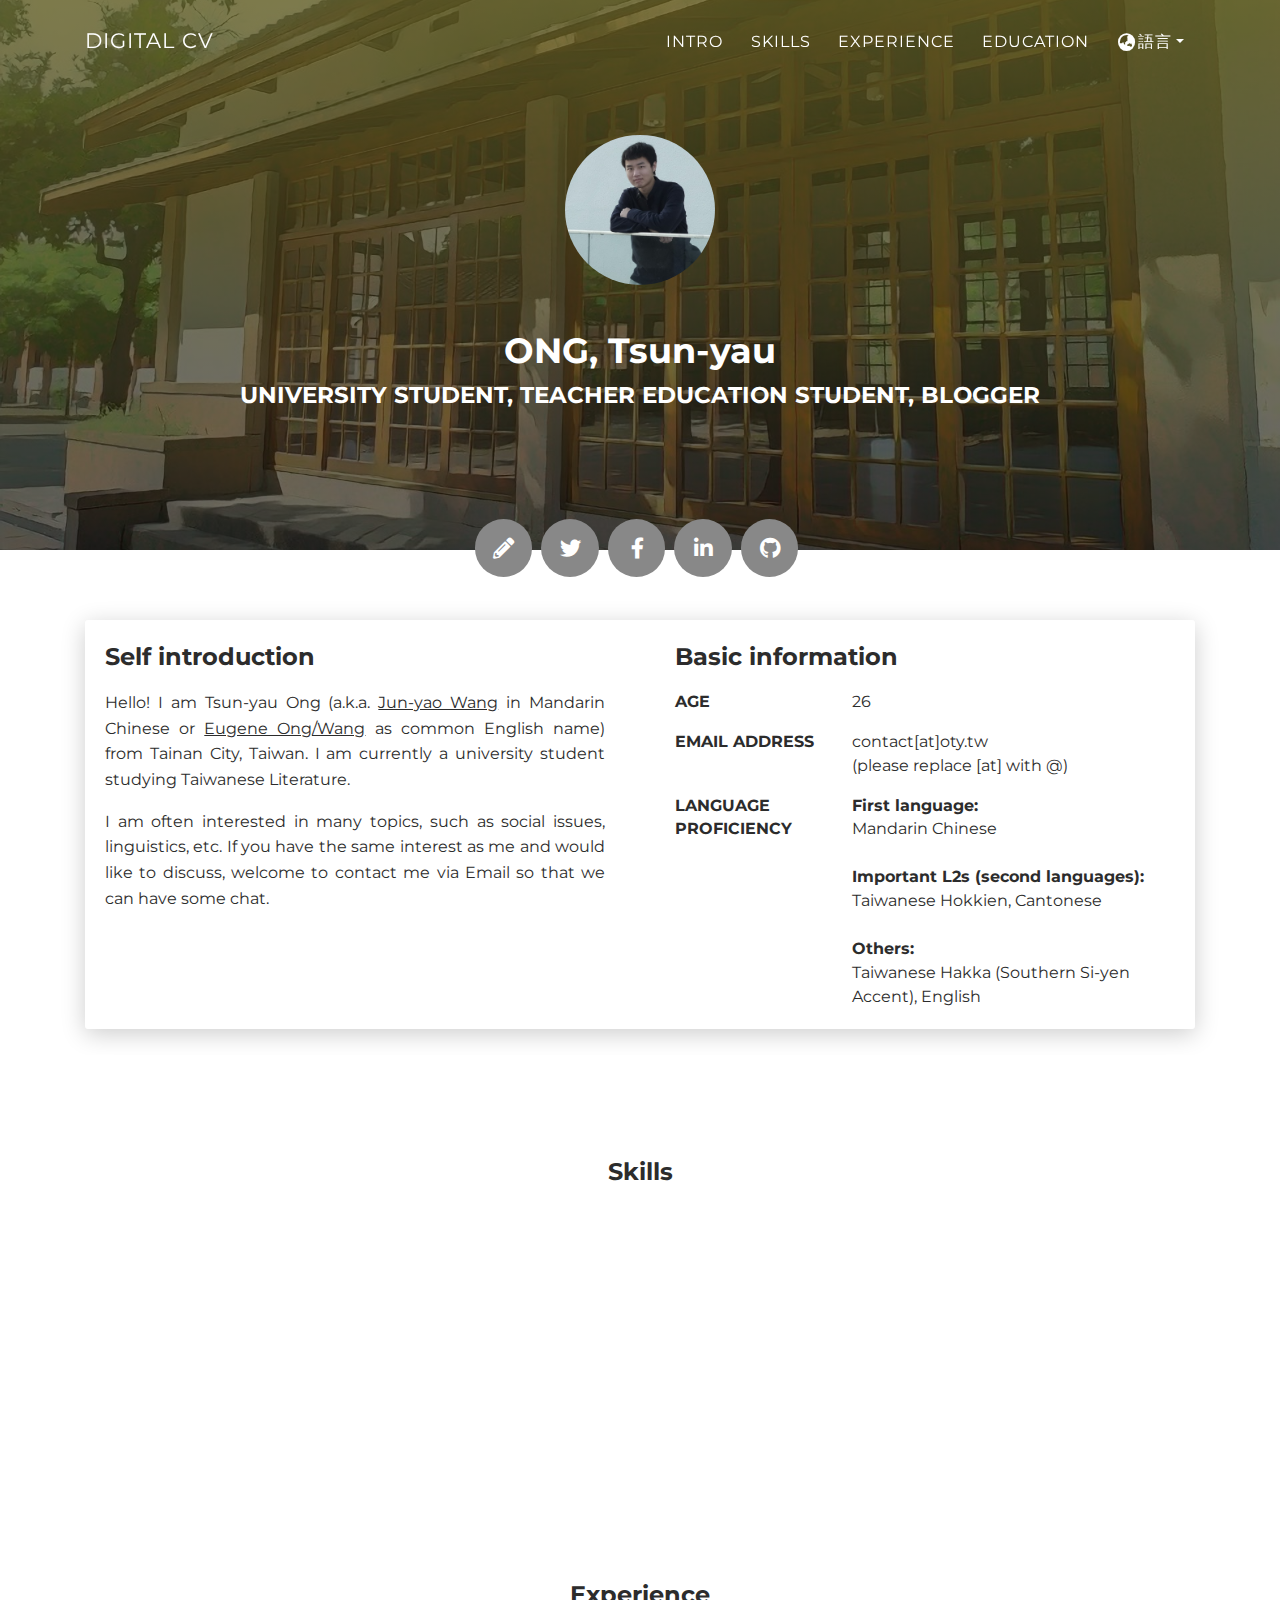
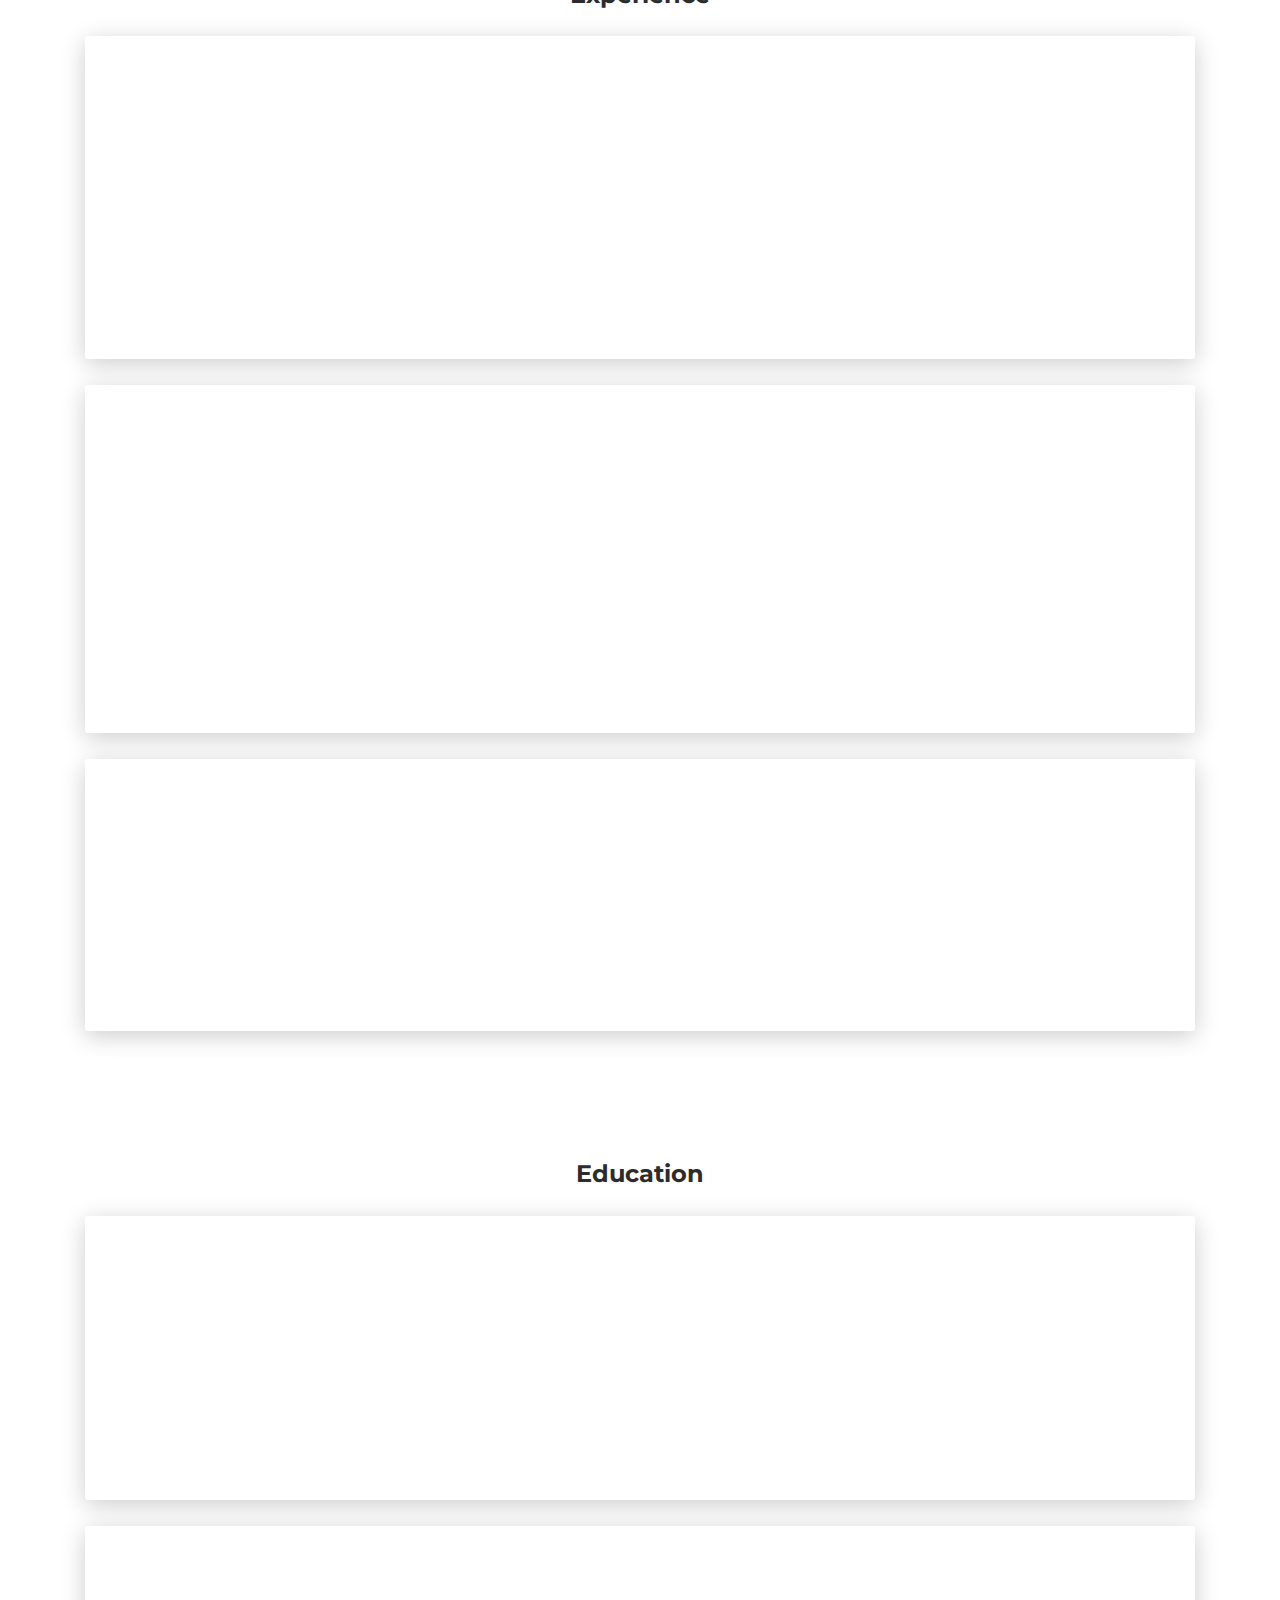
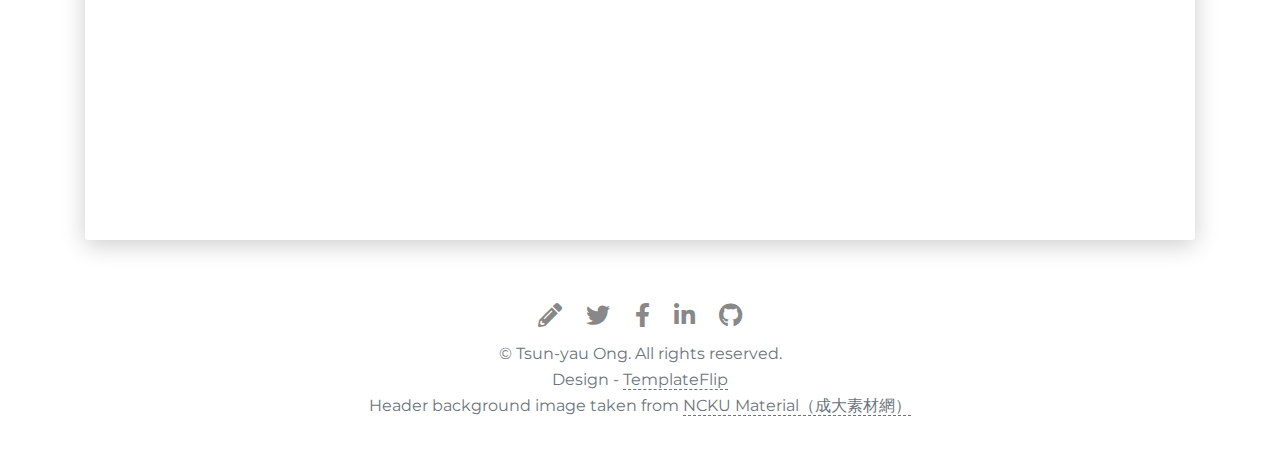
<file: index.html>
<!DOCTYPE html>
<html lang="en-US">
  <head>
    <meta charset="UTF-8">
    <meta http-equiv="X-UA-Compatible" content="IE=edge">
    <meta name="viewport" content="width=device-width, initial-scale=1">
    <title>Tsun-yau Ong</title>
    <link rel="preconnect" href="https://fonts.gstatic.com">
    <link href="https://fonts.googleapis.com/css2?family=Montserrat:wght@200;400;700&display=swap" rel="stylesheet">
    <link rel="stylesheet" href="https://use.fontawesome.com/releases/v5.15.3/css/all.css">
    <link href="css/aos.css?ver=1.1.0" rel="stylesheet">
    <link href="css/bootstrap.min.css?ver=1.1.0" rel="stylesheet">
    <link href="css/main.css?ver=1.1.0" rel="stylesheet">
    <link rel="apple-touch-icon" sizes="180x180" href="./apple-touch-icon.png">
    <link rel="icon" type="image/png" sizes="32x32" href="./favicon-32x32.png">
    <link rel="icon" type="image/png" sizes="16x16" href="./favicon-16x16.png">
    <link rel="manifest" href="./site.webmanifest">
    <link rel="mask-icon" href="./safari-pinned-tab.svg" color="#5bbad5">
    <meta name="msapplication-TileColor" content="#da532c">
    <meta name="theme-color" content="#ffffff">
    <noscript>
      <style type="text/css">
        [data-aos] {
            opacity: 1 !important;
            transform: translate(0) scale(1) !important;
        }
      </style>
    </noscript>
  </head>
  <body id="top">
    <header>
      <div class="profile-page sidebar-collapse">
        <nav class="navbar navbar-expand-lg fixed-top navbar-transparent bg-primary" color-on-scroll="400">
          <div class="container">
            <div class="navbar-translate"><a class="navbar-brand" href="#" rel="tooltip">Digital CV</a>
              <button class="navbar-toggler navbar-toggler" type="button" data-toggle="collapse" data-target="#navigation" aria-controls="navigation" aria-expanded="false" aria-label="Toggle navigation"><span class="navbar-toggler-bar bar1"></span><span class="navbar-toggler-bar bar2"></span><span class="navbar-toggler-bar bar3"></span></button>
            </div>
            <div class="collapse navbar-collapse justify-content-end" id="navigation">
              <ul class="navbar-nav">
                <li class="nav-item"><a class="nav-link smooth-scroll" href="#about">Intro</a></li>
                <li class="nav-item"><a class="nav-link smooth-scroll" href="#skill">Skills</a></li>                
                <li class="nav-item"><a class="nav-link smooth-scroll" href="#experience">Experience</a></li>
                <li class="nav-item"><a class="nav-link smooth-scroll" href="#education">Education</a></li>
                <li class="nav-item dropdown">
                  <a class="nav-link dropdown-toggle" href="#" id="navbarDropdown" role="button" data-toggle="dropdown" aria-haspopup="true" aria-expanded="false"><i class="fa fa-globe-asia"></i>語言</a>
                  <div class="dropdown-menu" aria-labelledby="navbarDropdown">
                    <a class="dropdown-item" href="index-zh.html">中文</a>
                    <a class="dropdown-item" href="index-twn.html">台文</a>
                    <a class="dropdown-item" href="index-hak.html">粵文</a>
                    <a class="dropdown-item" href="index-hak.html">客文</a>
                    <a class="dropdown-item active" href="index.html">English</a>
                  </div>
                </li>
              </ul>
            </div>
          </div>
        </nav>
      </div>
    </header>
    <div class="page-content">
      <div>
<div class="profile-page">
  <div class="wrapper">
    <div class="page-header page-header-small" filter-color="green">
      <div class="page-header-image" data-parallax="true" style="background-image: url('images/bg.jpg')"></div>
      <div class="container">
        <div class="content-center">
          <div class="cc-profile-image"><a href="#"><img src="images/avatar.jpg" alt="Image"/></a></div>
          <div class="h2 title">ONG, Tsun-yau</div>
          <p class="category text-white" style="font-size: 1.65em;">University student, Teacher Education Student, Blogger</p><!--<a class="btn btn-primary smooth-scroll mr-2" href="#" data-aos="zoom-in" data-aos-anchor="data-aos-anchor" style="font-size: medium;">Contact me</a><a class="btn btn-primary" href="#" download data-aos="zoom-in" data-aos-anchor="data-aos-anchor" style="font-size: medium;">Download Resume</a>-->
        </div>
      </div>
      <div class="section">
        <div class="container">
          <div class="button-container"><a class="btn btn-default btn-round btn-lg btn-icon" href="https://blog.oty.tw/" target="_blank" rel="tooltip" title="Take a look at my blog"><i class="fa fa-pencil-alt"></i></a><a class="btn btn-default btn-round btn-lg btn-icon" href="https://twitter.com/otiwjy" target="_blank" rel="tooltip" title="Follow me on Twitter"><i class="fab fa-twitter"></i></a><a class="btn btn-default btn-round btn-lg btn-icon" href="https://www.facebook.com/otiwjy/" target="_blank" rel="tooltip" title="Follow me on Facebook"><i class="fab fa-facebook-f"></i></a><a class="btn btn-default btn-round btn-lg btn-icon" href="https://www.linkedin.com/in/oti/" target="_blank" rel="tooltip" title="Follow me on LinkedIn"><i class="fab fa-linkedin-in"></i></a><a class="btn btn-default btn-round btn-lg btn-icon" href="https://github.com/ewjy" target="_blank" rel="tooltip" title="Take a look at my GitHub"><i class="fab fa-github"></i></a></div>
        </div>
      </div>
    </div>
  </div>
</div>
<div class="section" id="about">
  <div class="container">
    <div class="card" data-aos="fade-up" data-aos-offset="10">
      <div class="row">
        <div class="col-lg-6 col-md-12">
          <div class="card-body">
            <div class="h4 mt-0 title">Self introduction</div>
            <p style="text-align: justify;">Hello! I am Tsun-yau Ong (a.k.a. <u>Jun-yao Wang</u> in Mandarin Chinese or <u>Eugene Ong/Wang</u> as common English name) from Tainan City, Taiwan. I am currently a university student studying Taiwanese Literature.</p>
            <p style="text-align: justify;">I am often interested in many topics, such as social issues, linguistics, etc. If you have the same interest as me and would like to discuss, welcome to contact me via Email so that we can have some chat.</p>
          </div>
        </div>
        <div class="col-lg-6 col-md-12">
          <div class="card-body">
            <div class="h4 mt-0 title">Basic information</div>
            <div class="row">
              <div class="col-sm-4" style="font-size: 1.14em;"><strong class="text-uppercase">Age</strong></div>
              <div class="col-sm-8" style="font-size: 1.14em;"><script>var birthday=new Date("2000-05-03".replace(/-/g, "\/"));
                var d=new Date();
                var age = d.getFullYear()-birthday.getFullYear()-((d.getMonth()<birthday.getMonth()|| d.getMonth()==birthday.getMonth() && d.getDate()<birthday.getDate())?1:0);
                document.currentScript.insertAdjacentHTML('afterend', age);</script></div>
            </div>
            <div class="row mt-3">
              <div class="col-sm-4" style="font-size: 1.14em;"><strong class="text-uppercase">Email address</strong></div>
              <div class="col-sm-8" style="font-size: 1.14em;">contact[at]oty.tw<br>(please replace [at] with @)</div>
            </div>
            <div class="row mt-3">
              <div class="col-sm-4" style="font-size: 1.14em;"><strong class="text-uppercase">Language proficiency</strong></div>
              <div class="col-sm-8" style="font-size: 1.14em;"><b>First language: </b><br>Mandarin Chinese<br><br><b>Important L2s (second languages): </b><br>Taiwanese Hokkien, Cantonese<br><br><b>Others: </b><br>Taiwanese Hakka (Southern Si-yen Accent), English</div>
            </div>
          </div>
        </div>
      </div>
    </div>
  </div>
</div>
<div class="section" id="skill">
  <div class="container">
    <div class="h4 text-center mb-4 title">Skills</div>
    <div class="card" data-aos="fade-up" data-aos-anchor-placement="top-bottom">
      <div class="card-body">
        <div class="row">
          <div class="col-md-6">
            <div class="progress-container progress-primary"><span class="progress-badge">Taiwanese Hokkien</span>
              <div class="progress">
                <div class="progress-bar progress-bar-primary" data-aos="progress-full" data-aos-offset="10" data-aos-duration="2000" role="progressbar" aria-valuenow="60" aria-valuemin="0" aria-valuemax="100" style="width: 60%;"></div><span class="progress-value">60%</span>
              </div>
            </div>
          </div>
          <div class="col-md-6">
            <div class="progress-container progress-primary"><span class="progress-badge">English teaching</span>
              <div class="progress">
                <div class="progress-bar progress-bar-primary" data-aos="progress-full" data-aos-offset="10" data-aos-duration="2000" role="progressbar" aria-valuenow="60" aria-valuemin="0" aria-valuemax="100" style="width: 55%;"></div><span class="progress-value">55%</span>
              </div>
            </div>
          </div>
        </div>
        <div class="row">
          <div class="col-md-6">
            <div class="progress-container progress-primary"><span class="progress-badge">Microsoft Excel</span>
              <div class="progress">
                <div class="progress-bar progress-bar-primary" data-aos="progress-full" data-aos-offset="10" data-aos-duration="2000" role="progressbar" aria-valuenow="60" aria-valuemin="0" aria-valuemax="100" style="width: 50%;"></div><span class="progress-value">50%</span>
              </div>
            </div>
          </div>
          <div class="col-md-6">
            <div class="progress-container progress-primary"><span class="progress-badge">HTML5</span>
              <div class="progress">
                <div class="progress-bar progress-bar-primary" data-aos="progress-full" data-aos-offset="10" data-aos-duration="2000" role="progressbar" aria-valuenow="60" aria-valuemin="0" aria-valuemax="100" style="width: 50%;"></div><span class="progress-value">50%</span>
              </div>
            </div>
          </div>
        </div>
        <div class="row">
          <div class="col-md-6">
            <div class="progress-container progress-primary"><span class="progress-badge">Python</span>
              <div class="progress">
                <div class="progress-bar progress-bar-primary" data-aos="progress-full" data-aos-offset="10" data-aos-duration="2000" role="progressbar" aria-valuenow="60" aria-valuemin="0" aria-valuemax="100" style="width: 30%;"></div><span class="progress-value">30%</span>
              </div>
            </div>
          </div>
          <div class="col-md-6">
            <div class="progress-container progress-primary"><span class="progress-badge"><del>Being lazy</del></span>
              <div class="progress">
                <div class="progress-bar progress-bar-primary" data-aos="progress-full" data-aos-offset="10" data-aos-duration="2000" role="progressbar" aria-valuenow="60" aria-valuemin="0" aria-valuemax="100" style="width: 100%;"></div><span class="progress-value">100%</span>
              </div>
            </div>
          </div>
        </div>
      </div>
    </div>
  </div>
</div>
<div class="section" id="experience">
  <div class="container cc-experience">
    <div class="h4 text-center mb-4 title">Experience</div>
    <div class="card">
      <div class="row">
        <div class="col-md-3 bg-work-exp" data-aos="fade-right" data-aos-offset="50" data-aos-duration="500">
          <div class="card-body cc-experience-header">
            <p>Aug. 2020 - Jan. 2021</p>
            <div class="h5">Department of Foreign Languages and Literature<span style="font-size: 0.75em;"> (FLLD)</span>, <br>National Cheng Kung University</div>
          </div>
        </div>
        <div class="col-md-9" data-aos="fade-left" data-aos-offset="50" data-aos-duration="500">
          <div class="card-body">
            <div class="h5">Teaching Assistant</div>
            <p>Duties: Processing course-related files, contacting students and volunteers, maintaining class order</p>
            <p style="text-align: justify;">As a sophomore at that time, it made me feel special for having a chance to become a teaching assistant for a general education course. Although there were many obstacles and challenges, after a semester, I felt that I learned something more about Taiwanese, and my word processing abilities have also improved, so this became my another unforgettable experience.</p>
          </div>
        </div>
      </div>
    </div>
    <div class="card">
      <div class="row">
        <div class="col-md-3 bg-work-exp" data-aos="fade-right" data-aos-offset="50" data-aos-duration="500">
          <div class="card-body cc-experience-header">
            <p>Jan. 2021 - Feb. 2021<br>Apr. 2020 - Aug. 2020</p>
            <div class="h5">Department of Foreign Languages and Literature<span style="font-size: 0.75em;"> (FLLD)</span>, <br>National Cheng Kung University</div>
          </div>
        </div>
        <div class="col-md-9" data-aos="fade-left" data-aos-offset="50" data-aos-duration="500">
          <div class="card-body">
            <div class="h5">Part-time Research Assistant</div>
            <p>Duties: Annotating documents, organizing related data.</p>
            <p style="text-align: justify;">I was studying a course about linguistics at FLLD in the second semester of my freshman year. At that time, I discovered that I had an increasing extent of interest in linguistic stuidies, so I accepted the professor's invitation and participated in her research program. During the program, I started to know the processes of revitalizing languages in other countries, which gave me many inspirations. I wasn't able to continue this work due to busy schoolwork, but I believe that I can have further researches and investigations in the foreseeable future.</p>
          </div>
        </div>
      </div>
    </div>
    <div class="card">
      <div class="row">
        <div class="col-md-3 bg-work-exp" data-aos="fade-right" data-aos-offset="50" data-aos-duration="500">
          <div class="card-body cc-experience-header">
            <p>May 2019 - Jun. 2019</p>
            <div class="h5">Kingsfield Engineering Limited</div>
          </div>
        </div>
        <div class="col-md-9" data-aos="fade-left" data-aos-offset="50" data-aos-duration="500">
          <div class="card-body">
            <div class="h5">Summer Intern</div>
            <p>Trainings received: Basic Training in AutoCAD Drafting, IT Technical Training</p>
            <p style="text-align: justify;">This was the first internship in my life. I was expected to learn stuffs related to CAD (computer-aided design), but I got a chance some time later transferring to the IT support department that I was more interested in. I would like to appreciate my boss and colleagues, who were kind and funny, for guiding me to learn and improve pratical computer techniques (e.g. hardware installation, system optimizations). It was certainly an unforgettable experience at Kingsfield.</p>
          </div>
        </div>
      </div>
    </div>
  </div>
</div>
<div class="section" id=education>
  <div class="container cc-education">
    <div class="h4 text-center mb-4 title">Education</div>
    <div class="card">
      <div class="row">
        <div class="col-md-3 bg-edu" data-aos="fade-right" data-aos-offset="50" data-aos-duration="500">
          <div class="card-body cc-education-header">
            <p>2019 - Present</p>
            <div class="h5">Bachelor's degree</div>
          </div>
        </div>
        <div class="col-md-9" data-aos="fade-left" data-aos-offset="50" data-aos-duration="500">
          <div class="card-body">
            <div class="h5">Department of Taiwanese Literature<span style="font-size: 0.75em;"> (TWL)</span></div>
			<div class="h6">Double major in: Foreign Languages and Literature<span style="font-size: 0.9em;"> (FLL)</span><br>Minor in: History<span style="font-size: 0.9em;"> (HIS)</span></div>
            <p class="category">National Cheng Kung University</p>
            <p style="text-align: justify;">Within a short first semester of the freshman year, I met many nice classmates, and felt that many courses at the Dept. of TWL suit me. I am currently taking Teacher Education Program, a double major and a minor. Certainly, there are lots of assignments and reports to do, but I surely like this kind of challenging life.</p>
          </div>
        </div>
      </div>
    </div>
    <div class="card">
      <div class="row">
        <div class="col-md-3 bg-edu" data-aos="fade-right" data-aos-offset="50" data-aos-duration="500">
          <div class="card-body cc-education-header">
            <p>2013 - 2019</p>
            <div class="h5">Secondary Education</div>
          </div>
        </div>
        <div class="col-md-9" data-aos="fade-left" data-aos-offset="50" data-aos-duration="500">
          <div class="card-body">
            <div class="h5">Computer Forensic Technology, "Business, Accounting and Financial Studies", "Information and Communication Technology"</div>
            <p class="category">Queen's College<span style="font-size: 0.75em;"> (Hong Kong)</span></p>
            <p style="text-align: justify;">Finished secondary education in Hong Kong, studied Economics (dropped in Form 5 (11th grade) and replaced with Computer Forensic Technology), "Business, Accounting and Financial Studies" and "Information and Communication Technology". Although my results in the Hong Kong Diploma of Secondary Education Examination (HKDSE) 2019 were not satisfactory, I still treasure those years of time spent with my schoolmates and friends, and appreciate my alma mater for its kind education.</p>
          </div>
        </div>
      </div>
    </div>
  </div>
</div></div>
    </div>
    <footer class="footer">
      <div class="container text-center"><a class="cc-pencil btn btn-link" href="https://blog.oty.tw/" target="_blank"><i class="fa fa-pencil-alt fa-2x " aria-hidden="true"></i></a><a class="cc-twitter btn btn-link " href="https://twitter.com/otiwjy" target="_blank"><i class="fab fa-twitter fa-2x " aria-hidden="true"></i></a><a class="cc-facebook btn btn-link" href="https://www.facebook.com/otiwjy/" target="_blank"><i class="fab fa-facebook-f fa-2x" aria-hidden="true"></i></a><a class="cc-linkedin btn btn-link" href="https://www.linkedin.com/in/oti/" target="_blank"><i class="fab fa-linkedin-in fa-2x " aria-hidden="true"></i></a><a class="cc-github btn btn-link" href="https://github.com/ewjy" target="_blank"><i class="fab fa-github fa-2x " aria-hidden="true"></i></a></div>
      <div class="text-center text-muted">
        <p>&copy; Tsun-yau Ong. All rights reserved.<br>Design - <a class="credit" href="https://templateflip.com" target="_blank">TemplateFlip</a><br>Header background image taken from <a class="credit" href="http://material.ncku.edu.tw/" target="_blank">NCKU Material（成大素材網）</a></p>
      </div>
    </footer>
    <script src="js/core/jquery-3.6.0.min.js?ver=1.1.0"></script>
    <script src="js/core/popper.min.js?ver=1.1.0"></script>
    <script src="js/core/bootstrap.min.js?ver=1.1.0"></script>
    <script src="js/now-ui-kit.js?ver=1.1.0"></script>
    <script src="js/aos.js?ver=1.1.0"></script>
    <script src="scripts/main.js?ver=1.1.0"></script>
  </body>
</html>
</file>
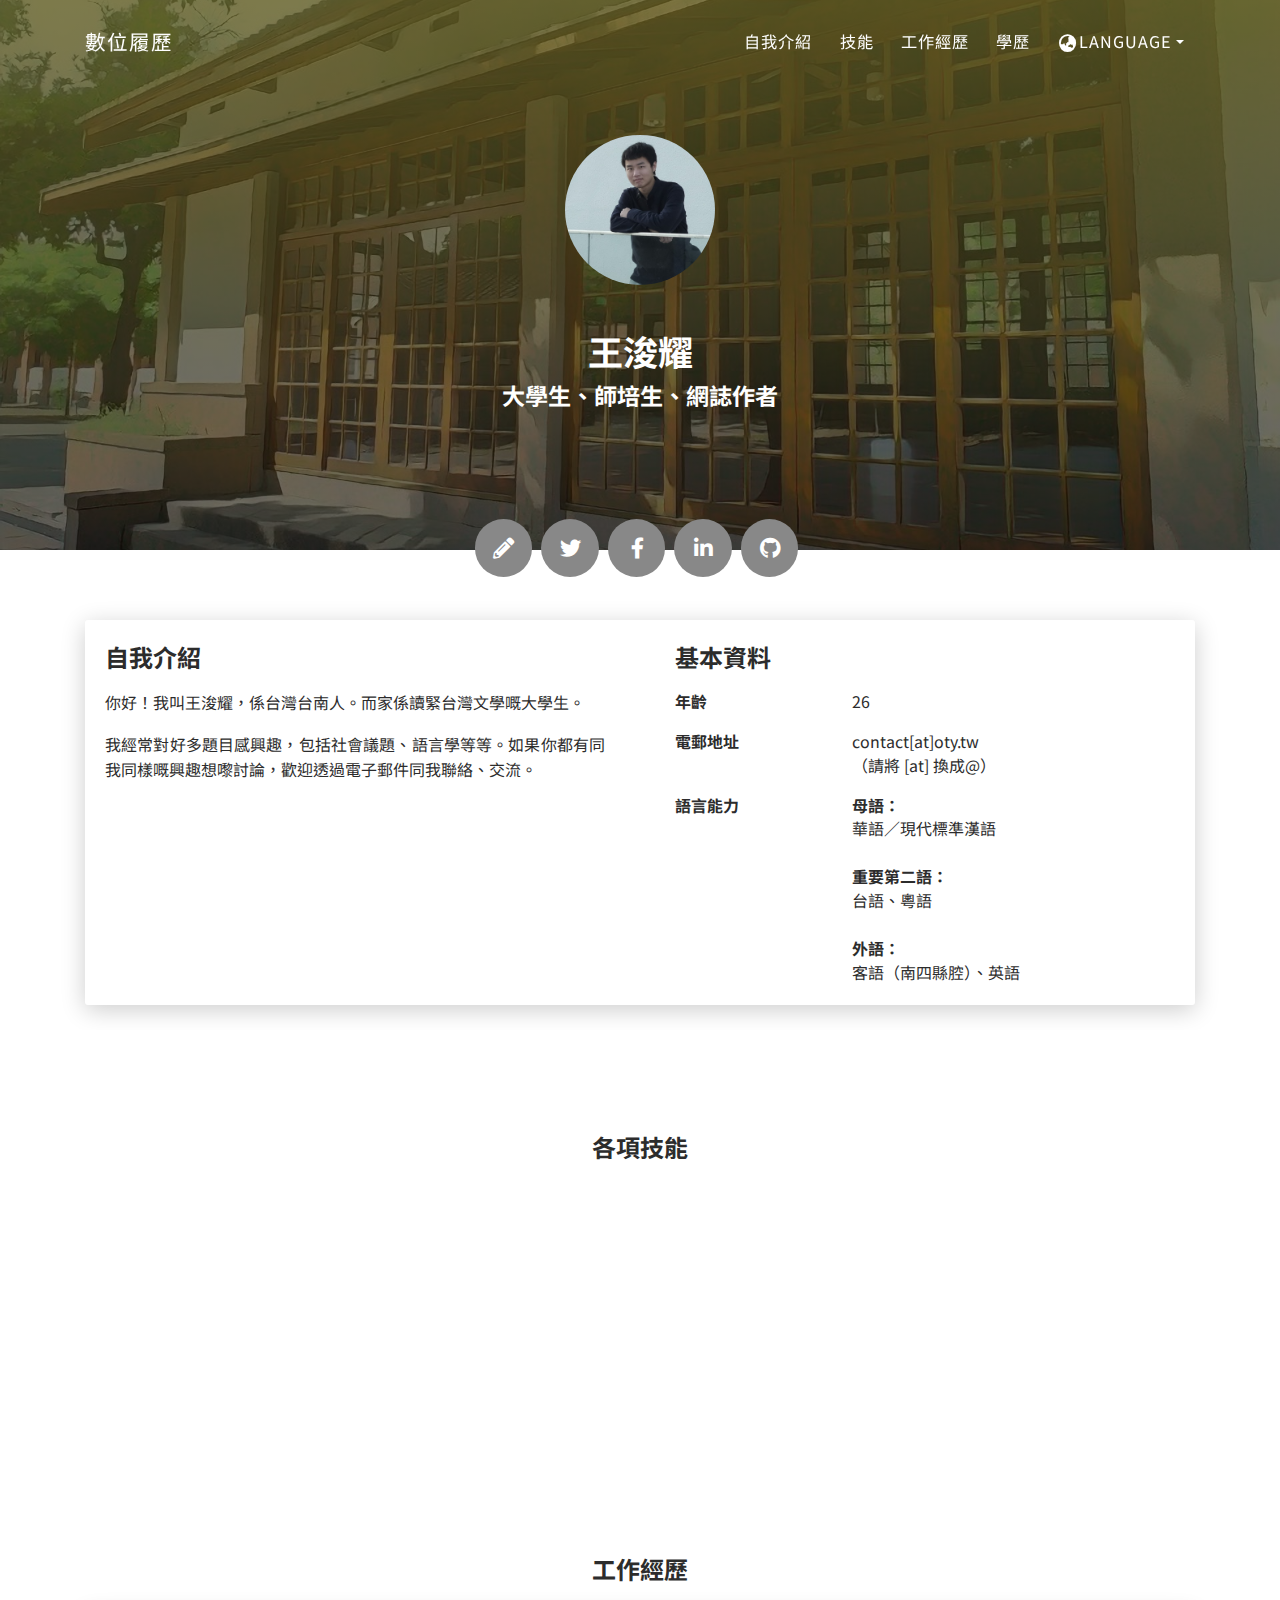
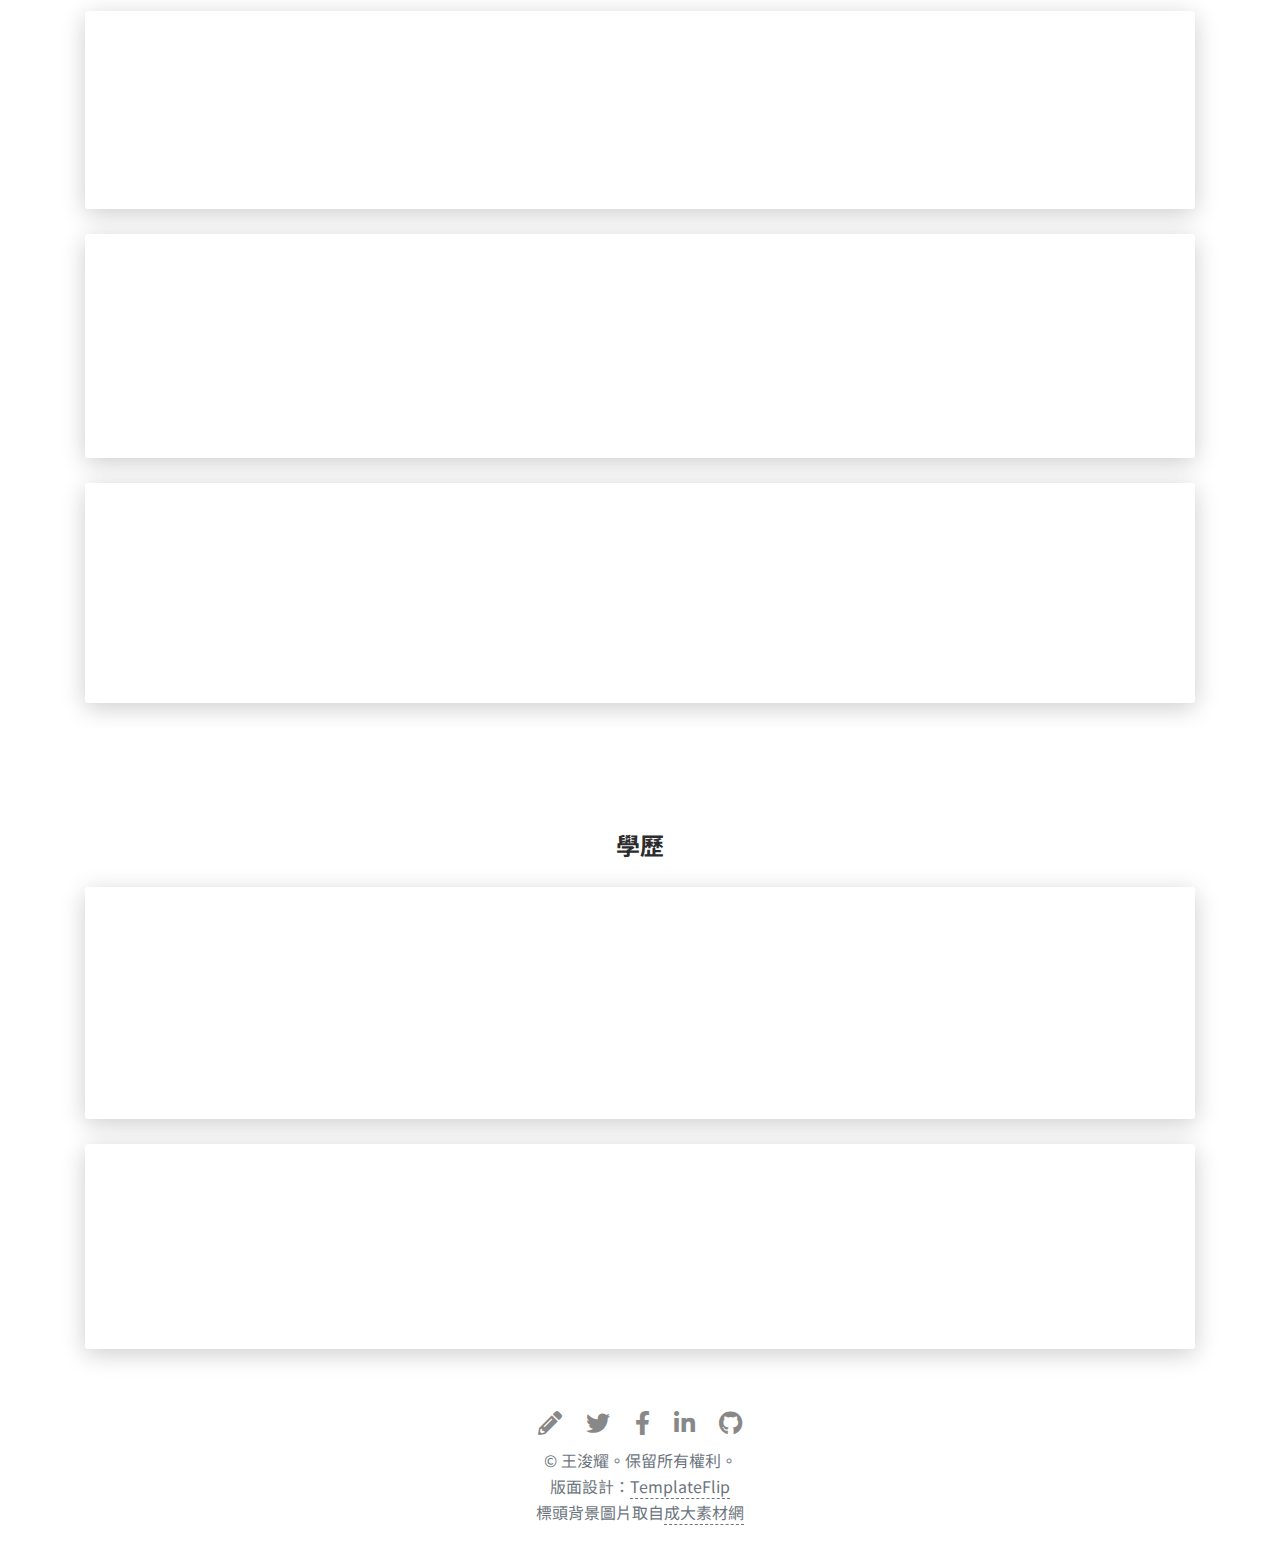
<file: index-can.html>
<!DOCTYPE html>
<html lang="zh-TW">
  <head>
    <meta charset="UTF-8">
    <meta http-equiv="X-UA-Compatible" content="IE=edge">
    <meta name="viewport" content="width=device-width, initial-scale=1">
    <title>王浚耀</title>
    <link rel="preconnect" href="https://fonts.gstatic.com">
    <link href="https://fonts.googleapis.com/css2?family=Noto+Sans+TC:wght@100;300;400;500;700;900&display=swap" rel="stylesheet">
    <link rel="stylesheet" href="https://use.fontawesome.com/releases/v5.15.3/css/all.css">
    <link href="css/aos.css?ver=1.1.0" rel="stylesheet">
    <link href="css/bootstrap.min.css?ver=1.1.0" rel="stylesheet">
    <link href="css/main-zh.css?ver=1.1.0" rel="stylesheet">
    <link rel="apple-touch-icon" sizes="180x180" href="./apple-touch-icon.png">
    <link rel="icon" type="image/png" sizes="32x32" href="./favicon-32x32.png">
    <link rel="icon" type="image/png" sizes="16x16" href="./favicon-16x16.png">
    <link rel="manifest" href="./site.webmanifest">
    <link rel="mask-icon" href="./safari-pinned-tab.svg" color="#5bbad5">
    <meta name="msapplication-TileColor" content="#da532c">
    <meta name="theme-color" content="#ffffff">
    <noscript>
      <style type="text/css">
        [data-aos] {
            opacity: 1 !important;
            transform: translate(0) scale(1) !important;
        }
      </style>
    </noscript>
  </head>
  <body id="top">
    <header>
      <div class="profile-page sidebar-collapse">
        <nav class="navbar navbar-expand-lg fixed-top navbar-transparent bg-primary" color-on-scroll="400">
          <div class="container">
            <div class="navbar-translate"><a class="navbar-brand" href="#" rel="tooltip">數位履歷</a>
              <button class="navbar-toggler navbar-toggler" type="button" data-toggle="collapse" data-target="#navigation" aria-controls="navigation" aria-expanded="false" aria-label="Toggle navigation"><span class="navbar-toggler-bar bar1"></span><span class="navbar-toggler-bar bar2"></span><span class="navbar-toggler-bar bar3"></span></button>
            </div>
            <div class="collapse navbar-collapse justify-content-end" id="navigation">
              <ul class="navbar-nav">
                <li class="nav-item"><a class="nav-link smooth-scroll" href="#about">自我介紹</a></li>
                <li class="nav-item"><a class="nav-link smooth-scroll" href="#skill">技能</a></li>                
                <li class="nav-item"><a class="nav-link smooth-scroll" href="#experience">工作經歷</a></li>
                <li class="nav-item"><a class="nav-link smooth-scroll" href="#education">學歷</a></li>
                <li class="nav-item dropdown">
                  <a class="nav-link dropdown-toggle" href="#" id="navbarDropdown" role="button" data-toggle="dropdown" aria-haspopup="true" aria-expanded="false"><i class="fa fa-globe-asia"></i>Language</a>
                  <div class="dropdown-menu" aria-labelledby="navbarDropdown">
                    <a class="dropdown-item" href="index-zh.html">中文</a>
                    <a class="dropdown-item" href="index-twn.html">台文</a>
                    <a class="dropdown-item active" href="index-can.html">粵文</a>
                    <a class="dropdown-item" href="index-hak.html">客文</a>
                    <a class="dropdown-item" href="index.html">English</a>
                  </div>
                </li>
              </ul>
            </div>
          </div>
        </nav>
      </div>
    </header>
    <div class="page-content">
      <div>
<div class="profile-page">
  <div class="wrapper">
    <div class="page-header page-header-small" filter-color="green">
      <div class="page-header-image" data-parallax="true" style="background-image: url('images/bg.jpg')"></div>
      <div class="container">
        <div class="content-center">
          <div class="cc-profile-image"><a href="#"><img src="images/avatar.jpg" alt="Image"/></a></div>
          <div class="h2 title">王浚耀</div>
          <p class="category text-white" style="font-size: 1.65em;">大學生、師培生、網誌作者</p><!--<a class="btn btn-primary smooth-scroll mr-2" href="#" data-aos="zoom-in" data-aos-anchor="data-aos-anchor" style="font-size: medium;">同我聯絡</a><a class="btn btn-primary" href="#" download data-aos="zoom-in" data-aos-anchor="data-aos-anchor" style="font-size: medium;">下載履歷表</a>-->
        </div>
      </div>
      <div class="section">
        <div class="container">
          <div class="button-container"><a class="btn btn-default btn-round btn-lg btn-icon" href="https://blog.oty.tw/" target="_blank" rel="tooltip" title="去我嘅網誌睇下"><i class="fa fa-pencil-alt"></i></a><a class="btn btn-default btn-round btn-lg btn-icon" href="https://twitter.com/otiwjy" target="_blank" rel="tooltip" title="追蹤我嘅Twitter"><i class="fab fa-twitter"></i></a><a class="btn btn-default btn-round btn-lg btn-icon" href="https://www.facebook.com/otiwjy/" target="_blank" rel="tooltip" title="追踨我嘅面書 (Facebook)"><i class="fab fa-facebook-f"></i></a><a class="btn btn-default btn-round btn-lg btn-icon" href="https://www.linkedin.com/in/oti/" target="_blank" rel="tooltip" title="追踨我嘅LinkedIn"><i class="fab fa-linkedin-in"></i></a><a class="btn btn-default btn-round btn-lg btn-icon" href="https://github.com/ewjy" target="_blank" rel="tooltip" title="去我嘅GitHub睇下"><i class="fab fa-github"></i></a></div>
        </div>
      </div>
    </div>
  </div>
</div>
<div class="section" id="about">
  <div class="container">
    <div class="card" data-aos="fade-up" data-aos-offset="10">
      <div class="row">
        <div class="col-lg-6 col-md-12">
          <div class="card-body">
            <div class="h4 mt-0 title">自我介紹</div>
            <p style="text-align: justify;">你好！我叫王浚耀，係台灣台南人。而家係讀緊台灣文學嘅大學生。</p>
            <p style="text-align: justify;">我經常對好多題目感興趣，包括社會議題、語言學等等。如果你都有同我同樣嘅興趣想嚟討論，歡迎透過電子郵件同我聯絡、交流。</p>
          </div>
        </div>
        <div class="col-lg-6 col-md-12">
          <div class="card-body">
            <div class="h4 mt-0 title">基本資料</div>
            <div class="row">
              <div class="col-sm-4" style="font-size: 1.14em;"><strong class="text-uppercase">年齡</strong></div>
              <div class="col-sm-8" style="font-size: 1.14em;"><script>var birthday=new Date("2000-05-03".replace(/-/g, "\/"));
                var d=new Date();
                var age = d.getFullYear()-birthday.getFullYear()-((d.getMonth()<birthday.getMonth()|| d.getMonth()==birthday.getMonth() && d.getDate()<birthday.getDate())?1:0);
                document.currentScript.insertAdjacentHTML('afterend', age);</script></div>
            </div>
            <div class="row mt-3">
              <div class="col-sm-4" style="font-size: 1.14em;"><strong class="text-uppercase">電郵地址</strong></div>
              <div class="col-sm-8" style="font-size: 1.14em;">contact[at]oty.tw<br>（請將 [at] 換成@）</div>
            </div>
            <div class="row mt-3">
              <div class="col-sm-4" style="font-size: 1.14em;"><strong class="text-uppercase">語言能力</strong></div>
              <div class="col-sm-8" style="font-size: 1.14em;"><b>母語：</b><br>華語／現代標準漢語<br><br><b>重要第二語：</b><br>台語、粵語<br><br><b>外語：</b><br>客語（南四縣腔）、英語</div>
            </div>
          </div>
        </div>
      </div>
    </div>
  </div>
</div>
<div class="section" id="skill">
  <div class="container">
    <div class="h4 text-center mb-4 title">各項技能</div>
    <div class="card" data-aos="fade-up" data-aos-anchor-placement="top-bottom">
      <div class="card-body">
        <div class="row">
          <div class="col-md-6">
            <div class="progress-container progress-primary"><span class="progress-badge">台語文</span>
              <div class="progress">
                <div class="progress-bar progress-bar-primary" data-aos="progress-full" data-aos-offset="10" data-aos-duration="2000" role="progressbar" aria-valuenow="60" aria-valuemin="0" aria-valuemax="100" style="width: 60%;"></div><span class="progress-value">60%</span>
              </div>
            </div>
          </div>
          <div class="col-md-6">
            <div class="progress-container progress-primary"><span class="progress-badge">英語文教學</span>
              <div class="progress">
                <div class="progress-bar progress-bar-primary" data-aos="progress-full" data-aos-offset="10" data-aos-duration="2000" role="progressbar" aria-valuenow="60" aria-valuemin="0" aria-valuemax="100" style="width: 55%;"></div><span class="progress-value">55%</span>
              </div>
            </div>
          </div>
        </div>
        <div class="row">
          <div class="col-md-6">
            <div class="progress-container progress-primary"><span class="progress-badge">Microsoft Excel</span>
              <div class="progress">
                <div class="progress-bar progress-bar-primary" data-aos="progress-full" data-aos-offset="10" data-aos-duration="2000" role="progressbar" aria-valuenow="60" aria-valuemin="0" aria-valuemax="100" style="width: 50%;"></div><span class="progress-value">50%</span>
              </div>
            </div>
          </div>
          <div class="col-md-6">
            <div class="progress-container progress-primary"><span class="progress-badge">HTML5</span>
              <div class="progress">
                <div class="progress-bar progress-bar-primary" data-aos="progress-full" data-aos-offset="10" data-aos-duration="2000" role="progressbar" aria-valuenow="60" aria-valuemin="0" aria-valuemax="100" style="width: 50%;"></div><span class="progress-value">50%</span>
              </div>
            </div>
          </div>
        </div>
        <div class="row">
          <div class="col-md-6">
            <div class="progress-container progress-primary"><span class="progress-badge">Python</span>
              <div class="progress">
                <div class="progress-bar progress-bar-primary" data-aos="progress-full" data-aos-offset="10" data-aos-duration="2000" role="progressbar" aria-valuenow="60" aria-valuemin="0" aria-valuemax="100" style="width: 30%;"></div><span class="progress-value">30%</span>
              </div>
            </div>
          </div>
          <div class="col-md-6">
            <div class="progress-container progress-primary"><span class="progress-badge"><del>偷懶</del></span>
              <div class="progress">
                <div class="progress-bar progress-bar-primary" data-aos="progress-full" data-aos-offset="10" data-aos-duration="2000" role="progressbar" aria-valuenow="60" aria-valuemin="0" aria-valuemax="100" style="width: 100%;"></div><span class="progress-value">100%</span>
              </div>
            </div>
          </div>
        </div>
      </div>
    </div>
  </div>
</div>
<div class="section" id="experience">
  <div class="container cc-experience">
    <div class="h4 text-center mb-4 title">工作經歷</div>
    <div class="card">
      <div class="row">
        <div class="col-md-3 bg-work-exp" data-aos="fade-right" data-aos-offset="50" data-aos-duration="500">
          <div class="card-body cc-experience-header">
            <p>2020年8月—2021年1月</p>
            <div class="h5">國立成功大學<br>外國語文學系</div>
          </div>
        </div>
        <div class="col-md-9" data-aos="fade-left" data-aos-offset="50" data-aos-duration="500">
          <div class="card-body">
            <div class="h5">教學助理</div>
            <p>工作內容：處理課程檔案、聯絡學生同志工、維持課堂秩序</p>
            <p style="text-align: justify;">當時身為一個大二學生，有做通識課助教嘅機會，令我覺得幾特別。雖然話過程當中有好多障礙同挑戰，但係經過咗一學期，我感受到自己學多咗啲台語知識，文書處理能力都加強埋，係又一個難忘嘅經驗。</p>
          </div>
        </div>
      </div>
    </div>
    <div class="card">
      <div class="row">
        <div class="col-md-3 bg-work-exp" data-aos="fade-right" data-aos-offset="50" data-aos-duration="500">
          <div class="card-body cc-experience-header">
            <p>2021年1月—2021年2月<br>2020年4月—2020年8月</p>
            <div class="h5">國立成功大學<br>外國語文學系</div>
          </div>
        </div>
        <div class="col-md-9" data-aos="fade-left" data-aos-offset="50" data-aos-duration="500">
          <div class="card-body">
            <div class="h5">兼任研究助理</div>
            <p>工作內容：文獻筆記註解、相關資料整理</p>
            <p style="text-align: justify;">喺大一下學期嘅時候，啱啱好修到一門外文系嘅語言學相關課程。嗰陣發現自己對語言學研究越來越有興趣，於是接受教授邀請，參與佢嘅研究計畫。計劃期間慢慢噉了解到第啲國家嘅語言復振過程，畀我唔少啟發。雖然後嚟因為學業上比較忙，冇辦法繼續做呢份工，不過我相信自己喺未來能夠進一步研究、探索。</p>
          </div>
        </div>
      </div>
    </div>
    <div class="card">
      <div class="row">
        <div class="col-md-3 bg-work-exp" data-aos="fade-right" data-aos-offset="50" data-aos-duration="500">
          <div class="card-body cc-experience-header">
            <p>2019年5月—2019年6月</p>
            <div class="h5">堅輝工程有限公司</div>
          </div>
        </div>
        <div class="col-md-9" data-aos="fade-left" data-aos-offset="50" data-aos-duration="500">
          <div class="card-body">
            <div class="h5">暑期實習生</div>
            <p>受訓項目：工程繪圖基礎訓練、電腦系統技術支援訓練</p>
            <p style="text-align: justify;">人生中第一份實習工作。我本來係要學CAD（電腦輔助設計）呢類嘅嘢，不過後嚟得到一個機會，有得轉去我比較有興趣嘅技術支援部門。感謝我親切又有趣嘅老闆、同事同我指導，使到我喺電腦應用技巧（譬如硬體安裝、系統最佳化）方面有進步。喺堅輝嘅嗰段經歷確實難忘。</p>
          </div>
        </div>
      </div>
    </div>
  </div>
</div>
<div class="section" id=education>
  <div class="container cc-education">
    <div class="h4 text-center mb-4 title">學歷</div>
    <div class="card">
      <div class="row">
        <div class="col-md-3 bg-edu" data-aos="fade-right" data-aos-offset="50" data-aos-duration="500">
          <div class="card-body cc-education-header">
            <p>2019—現在</p>
            <div class="h5">學士</div>
          </div>
        </div>
        <div class="col-md-9" data-aos="fade-left" data-aos-offset="50" data-aos-duration="500">
          <div class="card-body">
            <div class="h5">台灣文學系</div>
			<div class="h6">雙主修：外國語文學系<br>輔系：歷史學系</div>
            <p class="category">國立成功大學</p>
            <p style="text-align: justify;">喺最初嘅短短一個大一上學期，識咗好多幾好嘅同班同學，都感受到台文系嘅唔少課程都幾啱我。而家修緊教育學程、雙主修同輔系。作業、報告的確係好多，不過我都好鍾意呢種刺激嘅人生。</p>
          </div>
        </div>
      </div>
    </div>
    <div class="card">
      <div class="row">
        <div class="col-md-3 bg-edu" data-aos="fade-right" data-aos-offset="50" data-aos-duration="500">
          <div class="card-body cc-education-header">
            <p>2013—2019</p>
            <div class="h5">中學</div>
          </div>
        </div>
        <div class="col-md-9" data-aos="fade-left" data-aos-offset="50" data-aos-duration="500">
          <div class="card-body">
            <div class="h5">電腦鑑證科技、「企業、會計與財務概論」、「資訊及通訊科技」</div>
            <p class="category">皇仁書院</p>
            <p style="text-align: justify;">喺香港完成中等教育階段，高中時期選修經濟（中五退修，轉修電腦鑑證科技）、「企業、會計與財務概論」同「資訊及通訊科技」。雖然2019香港中學文憑考試（文憑試）成績唔多理想，不過我仍然好重視呢幾年嚟同啲同學、朋友度過嘅日子，亦都感謝母校對我嘅栽培。</p>
          </div>
        </div>
      </div>
    </div>
  </div>
</div></div>
    </div>
    <footer class="footer">
      <div class="container text-center"><a class="cc-pencil btn btn-link" href="https://blog.oty.tw/" target="_blank"><i class="fa fa-pencil-alt fa-2x " aria-hidden="true"></i></a><a class="cc-twitter btn btn-link " href="https://twitter.com/otiwjy" target="_blank"><i class="fab fa-twitter fa-2x " aria-hidden="true"></i></a><a class="cc-facebook btn btn-link" href="https://www.facebook.com/otiwjy/" target="_blank"><i class="fab fa-facebook-f fa-2x" aria-hidden="true"></i></a><a class="cc-linkedin btn btn-link" href="https://www.linkedin.com/in/oti/" target="_blank"><i class="fab fa-linkedin-in fa-2x " aria-hidden="true"></i></a><a class="cc-github btn btn-link" href="https://github.com/ewjy" target="_blank"><i class="fab fa-github fa-2x " aria-hidden="true"></i></a></div>
      <div class="text-center text-muted">
        <p>&copy; 王浚耀。保留所有權利。<br>版面設計：<a class="credit" href="https://templateflip.com" target="_blank">TemplateFlip</a><br>標頭背景圖片取自<a class="credit" href="http://material.ncku.edu.tw/" target="_blank">成大素材網</a></p>
      </div>
    </footer>
    <script src="js/core/jquery-3.6.0.min.js?ver=1.1.0"></script>
    <script src="js/core/popper.min.js?ver=1.1.0"></script>
    <script src="js/core/bootstrap.min.js?ver=1.1.0"></script>
    <script src="js/now-ui-kit.js?ver=1.1.0"></script>
    <script src="js/aos.js?ver=1.1.0"></script>
    <script src="scripts/main.js?ver=1.1.0"></script>
  </body>
</html>
</file>
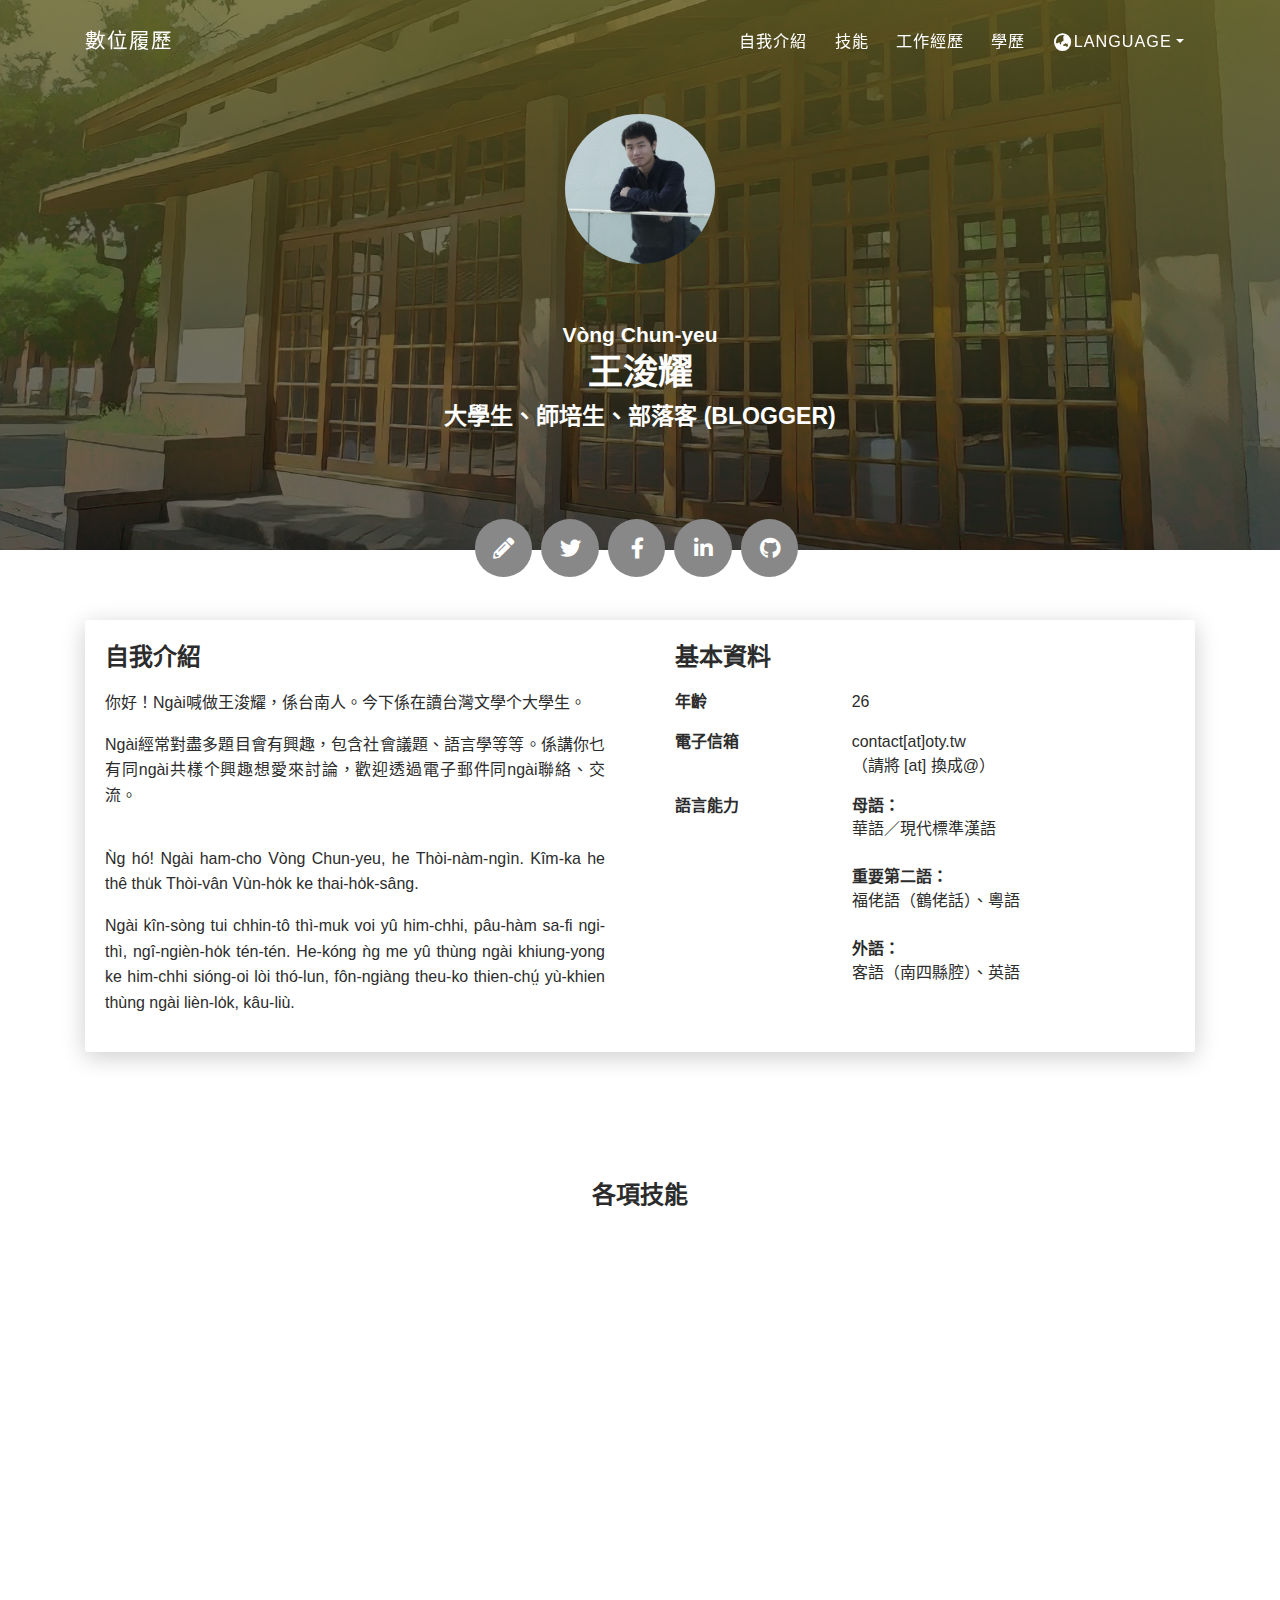
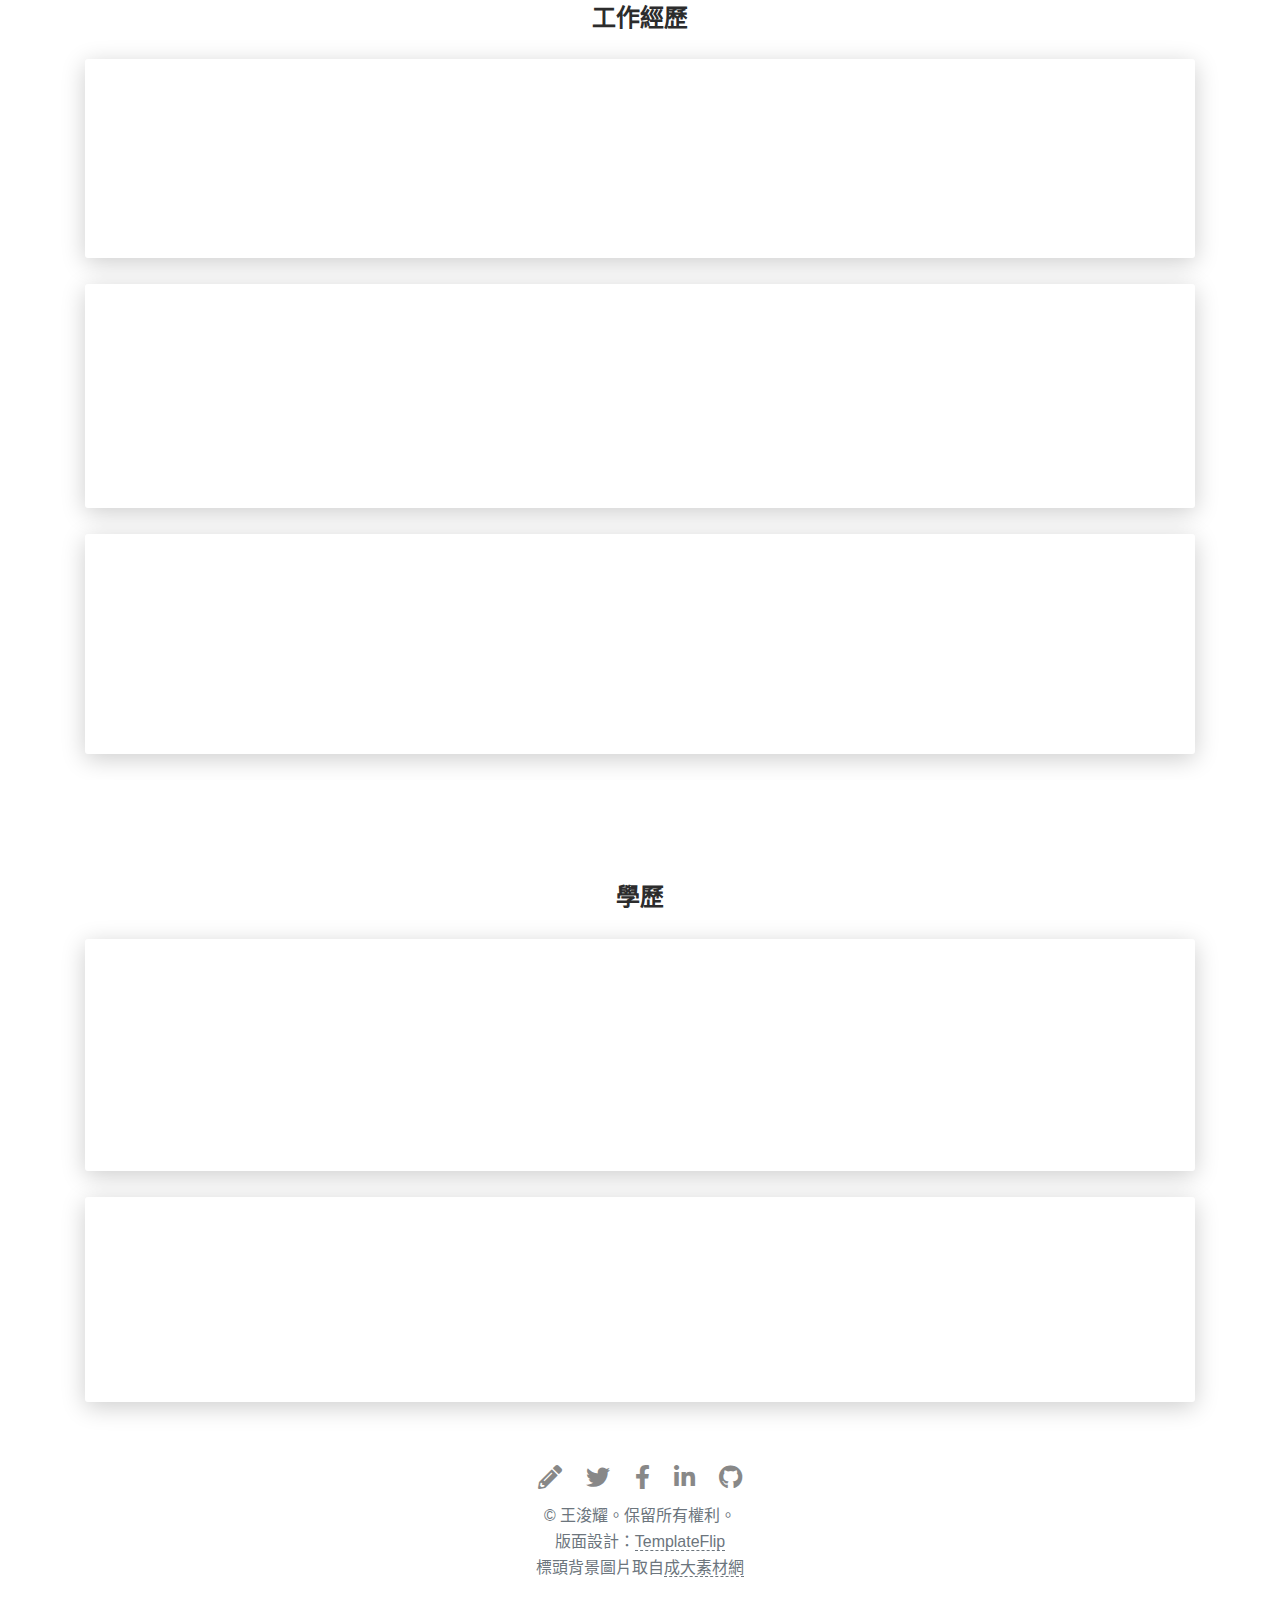
<file: index-hak.html>
<!DOCTYPE html>
<html lang="zh-TW">
  <head>
    <meta charset="UTF-8">
    <meta http-equiv="X-UA-Compatible" content="IE=edge">
    <meta name="viewport" content="width=device-width, initial-scale=1">
    <title>王浚耀　Vòng Chun-yeu</title>
    <link href="https://tauhu.tw/tauhu-oo.css" rel="stylesheet">
    <link rel="stylesheet" href="https://use.fontawesome.com/releases/v5.15.3/css/all.css">
    <link href="css/aos.css?ver=1.1.0" rel="stylesheet">
    <link href="css/bootstrap.min.css?ver=1.1.0" rel="stylesheet">
    <link href="css/main-twn.css?ver=1.1.0" rel="stylesheet">
    <link rel="apple-touch-icon" sizes="180x180" href="./apple-touch-icon.png">
    <link rel="icon" type="image/png" sizes="32x32" href="./favicon-32x32.png">
    <link rel="icon" type="image/png" sizes="16x16" href="./favicon-16x16.png">
    <link rel="manifest" href="./site.webmanifest">
    <link rel="mask-icon" href="./safari-pinned-tab.svg" color="#5bbad5">
    <meta name="msapplication-TileColor" content="#da532c">
    <meta name="theme-color" content="#ffffff">
    <noscript>
      <style type="text/css">
        [data-aos] {
            opacity: 1 !important;
            transform: translate(0) scale(1) !important;
        }
      </style>
    </noscript>
  </head>
  <body id="top">
    <header>
      <div class="profile-page sidebar-collapse">
        <nav class="navbar navbar-expand-lg fixed-top navbar-transparent bg-primary" color-on-scroll="400">
          <div class="container">
            <div class="navbar-translate"><a class="navbar-brand" href="#" rel="tooltip">數位履歷</a>
              <button class="navbar-toggler navbar-toggler" type="button" data-toggle="collapse" data-target="#navigation" aria-controls="navigation" aria-expanded="false" aria-label="Toggle navigation"><span class="navbar-toggler-bar bar1"></span><span class="navbar-toggler-bar bar2"></span><span class="navbar-toggler-bar bar3"></span></button>
            </div>
            <div class="collapse navbar-collapse justify-content-end" id="navigation">
              <ul class="navbar-nav">
                <li class="nav-item"><a class="nav-link smooth-scroll" href="#about">自我介紹</a></li>
                <li class="nav-item"><a class="nav-link smooth-scroll" href="#skill">技能</a></li>                
                <li class="nav-item"><a class="nav-link smooth-scroll" href="#experience">工作經歷</a></li>
                <li class="nav-item"><a class="nav-link smooth-scroll" href="#education">學歷</a></li>
                <li class="nav-item dropdown">
                  <a class="nav-link dropdown-toggle" href="#" id="navbarDropdown" role="button" data-toggle="dropdown" aria-haspopup="true" aria-expanded="false"><i class="fa fa-globe-asia"></i>Language</a>
                  <div class="dropdown-menu" aria-labelledby="navbarDropdown">
                    <a class="dropdown-item" href="index-zh.html">中文</a>
                    <a class="dropdown-item" href="index-twn.html">台文</a>
                    <a class="dropdown-item" href="index-can.html">粵文</a>
                    <a class="dropdown-item active" href="index-hak.html">客文</a>
                    <a class="dropdown-item" href="index.html">English</a>
                  </div>
                </li>
              </ul>
            </div>
          </div>
        </nav>
      </div>
    </header>
    <div class="page-content">
      <div>
<div class="profile-page">
  <div class="wrapper">
    <div class="page-header page-header-small" filter-color="green">
      <div class="page-header-image" data-parallax="true" style="background-image: url('images/bg.jpg')"></div>
      <div class="container">
        <div class="content-center">
          <div class="cc-profile-image"><a href="#"><img src="images/avatar.jpg" alt="Image"/></a></div>
          <div class="h2 title"><span style="font-size: 0.6em;">Vòng Chun-yeu</span><br>王浚耀</div>
          <p class="category text-white" style="font-size: 1.65em;">大學生、師培生、部落客 (Blogger)</p><!--<a class="btn btn-primary smooth-scroll mr-2" href="#" data-aos="zoom-in" data-aos-anchor="data-aos-anchor" style="font-size: medium;">同ngài聯絡</a><a class="btn btn-primary" href="#" download data-aos="zoom-in" data-aos-anchor="data-aos-anchor" style="font-size: medium;">下載履歷表</a>-->
        </div>
      </div>
      <div class="section">
        <div class="container">
          <div class="button-container"><a class="btn btn-default btn-round btn-lg btn-icon" href="https://blog.oty.tw/" target="_blank" rel="tooltip" title="去ngài个部落格 (blog) 看仔"><i class="fa fa-pencil-alt"></i></a><a class="btn btn-default btn-round btn-lg btn-icon" href="https://twitter.com/otiwjy" target="_blank" rel="tooltip" title="追蹤ngài个Twitter"><i class="fab fa-twitter"></i></a><a class="btn btn-default btn-round btn-lg btn-icon" href="https://www.facebook.com/otiwjy/" target="_blank" rel="tooltip" title="追踨ngài个面書 (Facebook)"><i class="fab fa-facebook-f"></i></a><a class="btn btn-default btn-round btn-lg btn-icon" href="https://www.linkedin.com/in/oti/" target="_blank" rel="tooltip" title="追踨ngài个LinkedIn"><i class="fab fa-linkedin-in"></i></a><a class="btn btn-default btn-round btn-lg btn-icon" href="https://github.com/ewjy" target="_blank" rel="tooltip" title="去ngài个GitHub看仔"><i class="fab fa-github"></i></a></div>
        </div>
      </div>
    </div>
  </div>
</div>
<div class="section" id="about">
  <div class="container">
    <div class="card" data-aos="fade-up" data-aos-offset="10">
      <div class="row">
        <div class="col-lg-6 col-md-12">
          <div class="card-body">
            <div class="h4 mt-0 title">自我介紹</div>
            <p style="text-align: justify;">你好！Ngài喊做王浚耀，係台南人。今下係在讀台灣文學个大學生。</p>
            <p style="text-align: justify;">Ngài經常對盡多題目會有興趣，包含社會議題、語言學等等。係講你乜有同ngài共樣个興趣想愛來討論，歡迎透過電子郵件同ngài聯絡、交流。</p>
            <br>
            <p style="text-align: justify;">Ǹg hó! Ngài ham-cho Vòng Chun-yeu, he Thòi-nàm-ngìn. Kîm-ka he thê thu̍k Thòi-vân Vùn-ho̍k ke thai-ho̍k-sâng.</p>
            <p style="text-align: justify;">Ngài kîn-sòng tui chhin-tô thì-muk voi yû him-chhi, pâu-hàm sa-fi ngi-thì, ngî-ngièn-ho̍k tén-tén. He-kóng ǹg me yû thùng ngài khiung-yong ke him-chhi sióng-oi lòi thó-lun, fôn-ngiàng theu-ko thien-chṳ́ yù-khien thùng ngài lièn-lo̍k, kâu-liù.</p>
          </div>
        </div>
        <div class="col-lg-6 col-md-12">
          <div class="card-body">
            <div class="h4 mt-0 title">基本資料</div>
            <div class="row">
              <div class="col-sm-4" style="font-size: 1.14em;"><strong class="text-uppercase">年齡</strong></div>
              <div class="col-sm-8" style="font-size: 1.14em;"><script>var birthday=new Date("2000-05-03".replace(/-/g, "\/"));
                var d=new Date();
                var age = d.getFullYear()-birthday.getFullYear()-((d.getMonth()<birthday.getMonth()|| d.getMonth()==birthday.getMonth() && d.getDate()<birthday.getDate())?1:0);
                document.currentScript.insertAdjacentHTML('afterend', age);</script></div>
            </div>
            <div class="row mt-3">
              <div class="col-sm-4" style="font-size: 1.14em;"><strong class="text-uppercase">電子信箱</strong></div>
              <div class="col-sm-8" style="font-size: 1.14em;">contact[at]oty.tw<br>（請將 [at] 換成@）</div>
            </div>
            <div class="row mt-3">
              <div class="col-sm-4" style="font-size: 1.14em;"><strong class="text-uppercase">語言能力</strong></div>
              <div class="col-sm-8" style="font-size: 1.14em;"><b>母語：</b><br>華語／現代標準漢語<br><br><b>重要第二語：</b><br>福佬語（鶴佬話）、粵語<br><br><b>外語：</b><br>客語（南四縣腔）、英語</div>
            </div>
          </div>
        </div>
      </div>
    </div>
  </div>
</div>
<div class="section" id="skill">
  <div class="container">
    <div class="h4 text-center mb-4 title">各項技能</div>
    <div class="card" data-aos="fade-up" data-aos-anchor-placement="top-bottom">
      <div class="card-body">
        <div class="row">
          <div class="col-md-6">
            <div class="progress-container progress-primary"><span class="progress-badge">福佬語文</span>
              <div class="progress">
                <div class="progress-bar progress-bar-primary" data-aos="progress-full" data-aos-offset="10" data-aos-duration="2000" role="progressbar" aria-valuenow="60" aria-valuemin="0" aria-valuemax="100" style="width: 60%;"></div><span class="progress-value">60%</span>
              </div>
            </div>
          </div>
          <div class="col-md-6">
            <div class="progress-container progress-primary"><span class="progress-badge">英語文教學</span>
              <div class="progress">
                <div class="progress-bar progress-bar-primary" data-aos="progress-full" data-aos-offset="10" data-aos-duration="2000" role="progressbar" aria-valuenow="60" aria-valuemin="0" aria-valuemax="100" style="width: 55%;"></div><span class="progress-value">55%</span>
              </div>
            </div>
          </div>
        </div>
        <div class="row">
          <div class="col-md-6">
            <div class="progress-container progress-primary"><span class="progress-badge">Microsoft Excel</span>
              <div class="progress">
                <div class="progress-bar progress-bar-primary" data-aos="progress-full" data-aos-offset="10" data-aos-duration="2000" role="progressbar" aria-valuenow="60" aria-valuemin="0" aria-valuemax="100" style="width: 50%;"></div><span class="progress-value">50%</span>
              </div>
            </div>
          </div>
          <div class="col-md-6">
            <div class="progress-container progress-primary"><span class="progress-badge">HTML5</span>
              <div class="progress">
                <div class="progress-bar progress-bar-primary" data-aos="progress-full" data-aos-offset="10" data-aos-duration="2000" role="progressbar" aria-valuenow="60" aria-valuemin="0" aria-valuemax="100" style="width: 50%;"></div><span class="progress-value">50%</span>
              </div>
            </div>
          </div>
        </div>
        <div class="row">
          <div class="col-md-6">
            <div class="progress-container progress-primary"><span class="progress-badge">Python</span>
              <div class="progress">
                <div class="progress-bar progress-bar-primary" data-aos="progress-full" data-aos-offset="10" data-aos-duration="2000" role="progressbar" aria-valuenow="60" aria-valuemin="0" aria-valuemax="100" style="width: 30%;"></div><span class="progress-value">30%</span>
              </div>
            </div>
          </div>
          <div class="col-md-6">
            <div class="progress-container progress-primary"><span class="progress-badge"><del>懶尸</del></span>
              <div class="progress">
                <div class="progress-bar progress-bar-primary" data-aos="progress-full" data-aos-offset="10" data-aos-duration="2000" role="progressbar" aria-valuenow="60" aria-valuemin="0" aria-valuemax="100" style="width: 100%;"></div><span class="progress-value">100%</span>
              </div>
            </div>
          </div>
        </div>
      </div>
    </div>
  </div>
</div>
<div class="section" id="experience">
  <div class="container cc-experience">
    <div class="h4 text-center mb-4 title">工作經歷</div>
    <div class="card">
      <div class="row">
        <div class="col-md-3 bg-work-exp" data-aos="fade-right" data-aos-offset="50" data-aos-duration="500">
          <div class="card-body cc-experience-header">
            <p>2020年8月—2021年1月</p>
            <div class="h5">國立成功大學<br>外國語文學系</div>
          </div>
        </div>
        <div class="col-md-9" data-aos="fade-left" data-aos-offset="50" data-aos-duration="500">
          <div class="card-body">
            <div class="h5">教學助理</div>
            <p>工作內容：處理課程檔案、聯絡學生同志工、維持課堂秩序</p>
            <p style="text-align: justify;">該央時身為一个二年學生，有做通識課助教个機會，分ngài試著盡特別。雖然講過程當中有盡多障礙同挑戰，但係經過了一个學期，ngài試著自家有學著較多鶴佬話知識，文書處理能力乜有加強，係又一个難忘个經驗。</p>
          </div>
        </div>
      </div>
    </div>
    <div class="card">
      <div class="row">
        <div class="col-md-3 bg-work-exp" data-aos="fade-right" data-aos-offset="50" data-aos-duration="500">
          <div class="card-body cc-experience-header">
            <p>2021年1月—2021年2月<br>2020年4月—2020年8月</p>
            <div class="h5">國立成功大學<br>外國語文學系</div>
          </div>
        </div>
        <div class="col-md-9" data-aos="fade-left" data-aos-offset="50" data-aos-duration="500">
          <div class="card-body">
            <div class="h5">兼任研究助理</div>
            <p>工作內容：文獻筆記註解、相關資料整理</p>
            <p style="text-align: justify;">在一年下學期个時節，拄好有讀著一門外文系个語言學相關課程。該時發現自家對語言學研究越來越有興趣，就接受教授邀請，參加佢个研究計畫。計劃期間慢慢仔了解著別个國家个語言復振過程，分ngài無少啟發。雖然後來因為學業上較無閒，無辦法繼續做這个工作，毋過ngài相信自家在未來做得進一步研究、探索。</p>
          </div>
        </div>
      </div>
    </div>
    <div class="card">
      <div class="row">
        <div class="col-md-3 bg-work-exp" data-aos="fade-right" data-aos-offset="50" data-aos-duration="500">
          <div class="card-body cc-experience-header">
            <p>2019年5月—2019年6月</p>
            <div class="h5">堅輝工程有限公司</div>
          </div>
        </div>
        <div class="col-md-9" data-aos="fade-left" data-aos-offset="50" data-aos-duration="500">
          <div class="card-body">
            <div class="h5">暑期實習生</div>
            <p>受訓項目：工程繪圖基礎訓練、電腦系統技術支援訓練</p>
            <p style="text-align: justify;">人生底背第一份實習工作。Ngài本來係愛學CAD（電腦輔助設計）這類个東西，毋過後來得著一个機會，做得轉移去我較有興趣个技術支援部門。感謝ngài親切又生趣个頭家摎同事分ngài指導，分ngài在電腦應用技巧（像講硬體安裝、系統最佳化）方面有進步。在堅輝个該段經歷實在難忘。</p>
          </div>
        </div>
      </div>
    </div>
  </div>
</div>
<div class="section" id=education>
  <div class="container cc-education">
    <div class="h4 text-center mb-4 title">學歷</div>
    <div class="card">
      <div class="row">
        <div class="col-md-3 bg-edu" data-aos="fade-right" data-aos-offset="50" data-aos-duration="500">
          <div class="card-body cc-education-header">
            <p>2019—今下</p>
            <div class="h5">學士</div>
          </div>
        </div>
        <div class="col-md-9" data-aos="fade-left" data-aos-offset="50" data-aos-duration="500">
          <div class="card-body">
            <div class="h5">台灣文學系</div>
			<div class="h6">雙主修：外國語文學系<br>輔系：歷史學系</div>
            <p class="category">國立成功大學</p>
            <p style="text-align: justify;">在起頭个短短一个一年上學期，認識了盡多盡好个共班同學，乜試著台文系个無少課程都盡適合ngài。今下在修教育學程、雙主修同輔系。作業、報告確實係盡多，毋過ngài乜盡中意這種刺激个人生。</p>
          </div>
        </div>
      </div>
    </div>
    <div class="card">
      <div class="row">
        <div class="col-md-3 bg-edu" data-aos="fade-right" data-aos-offset="50" data-aos-duration="500">
          <div class="card-body cc-education-header">
            <p>2013—2019</p>
            <div class="h5">中學</div>
          </div>
        </div>
        <div class="col-md-9" data-aos="fade-left" data-aos-offset="50" data-aos-duration="500">
          <div class="card-body">
            <div class="h5">電腦鑑證科技、「企業、會計與財務概論」、「資訊及通訊科技」</div>
            <p class="category">皇仁書院</p>
            <p style="text-align: justify;">在香港完成中等教育階段，高中時期選修經濟（中五（高二）退修，轉修電腦鑑證科技）、「企業、會計與財務概論」同「資訊及通訊科技」。雖然2019香港中學文憑考試（文憑試）成績無麼个理想，毋過ngài還係盡重視這幾年來摎同學、朋友度過个日仔，乜感謝母校對ngài个栽培。</p>
          </div>
        </div>
      </div>
    </div>
  </div>
</div></div>
    </div>
    <footer class="footer">
      <div class="container text-center"><a class="cc-pencil btn btn-link" href="https://blog.oty.tw/" target="_blank"><i class="fa fa-pencil-alt fa-2x " aria-hidden="true"></i></a><a class="cc-twitter btn btn-link " href="https://twitter.com/otiwjy" target="_blank"><i class="fab fa-twitter fa-2x " aria-hidden="true"></i></a><a class="cc-facebook btn btn-link" href="https://www.facebook.com/otiwjy/" target="_blank"><i class="fab fa-facebook-f fa-2x" aria-hidden="true"></i></a><a class="cc-linkedin btn btn-link" href="https://www.linkedin.com/in/oti/" target="_blank"><i class="fab fa-linkedin-in fa-2x " aria-hidden="true"></i></a><a class="cc-github btn btn-link" href="https://github.com/ewjy" target="_blank"><i class="fab fa-github fa-2x " aria-hidden="true"></i></a></div>
      <div class="text-center text-muted">
        <p>&copy; 王浚耀。保留所有權利。<br>版面設計：<a class="credit" href="https://templateflip.com" target="_blank">TemplateFlip</a><br>標頭背景圖片取自<a class="credit" href="http://material.ncku.edu.tw/" target="_blank">成大素材網</a></p>
      </div>
    </footer>
    <script src="js/core/jquery-3.6.0.min.js?ver=1.1.0"></script>
    <script src="js/core/popper.min.js?ver=1.1.0"></script>
    <script src="js/core/bootstrap.min.js?ver=1.1.0"></script>
    <script src="js/now-ui-kit.js?ver=1.1.0"></script>
    <script src="js/aos.js?ver=1.1.0"></script>
    <script src="scripts/main.js?ver=1.1.0"></script>
  </body>
</html>
</file>
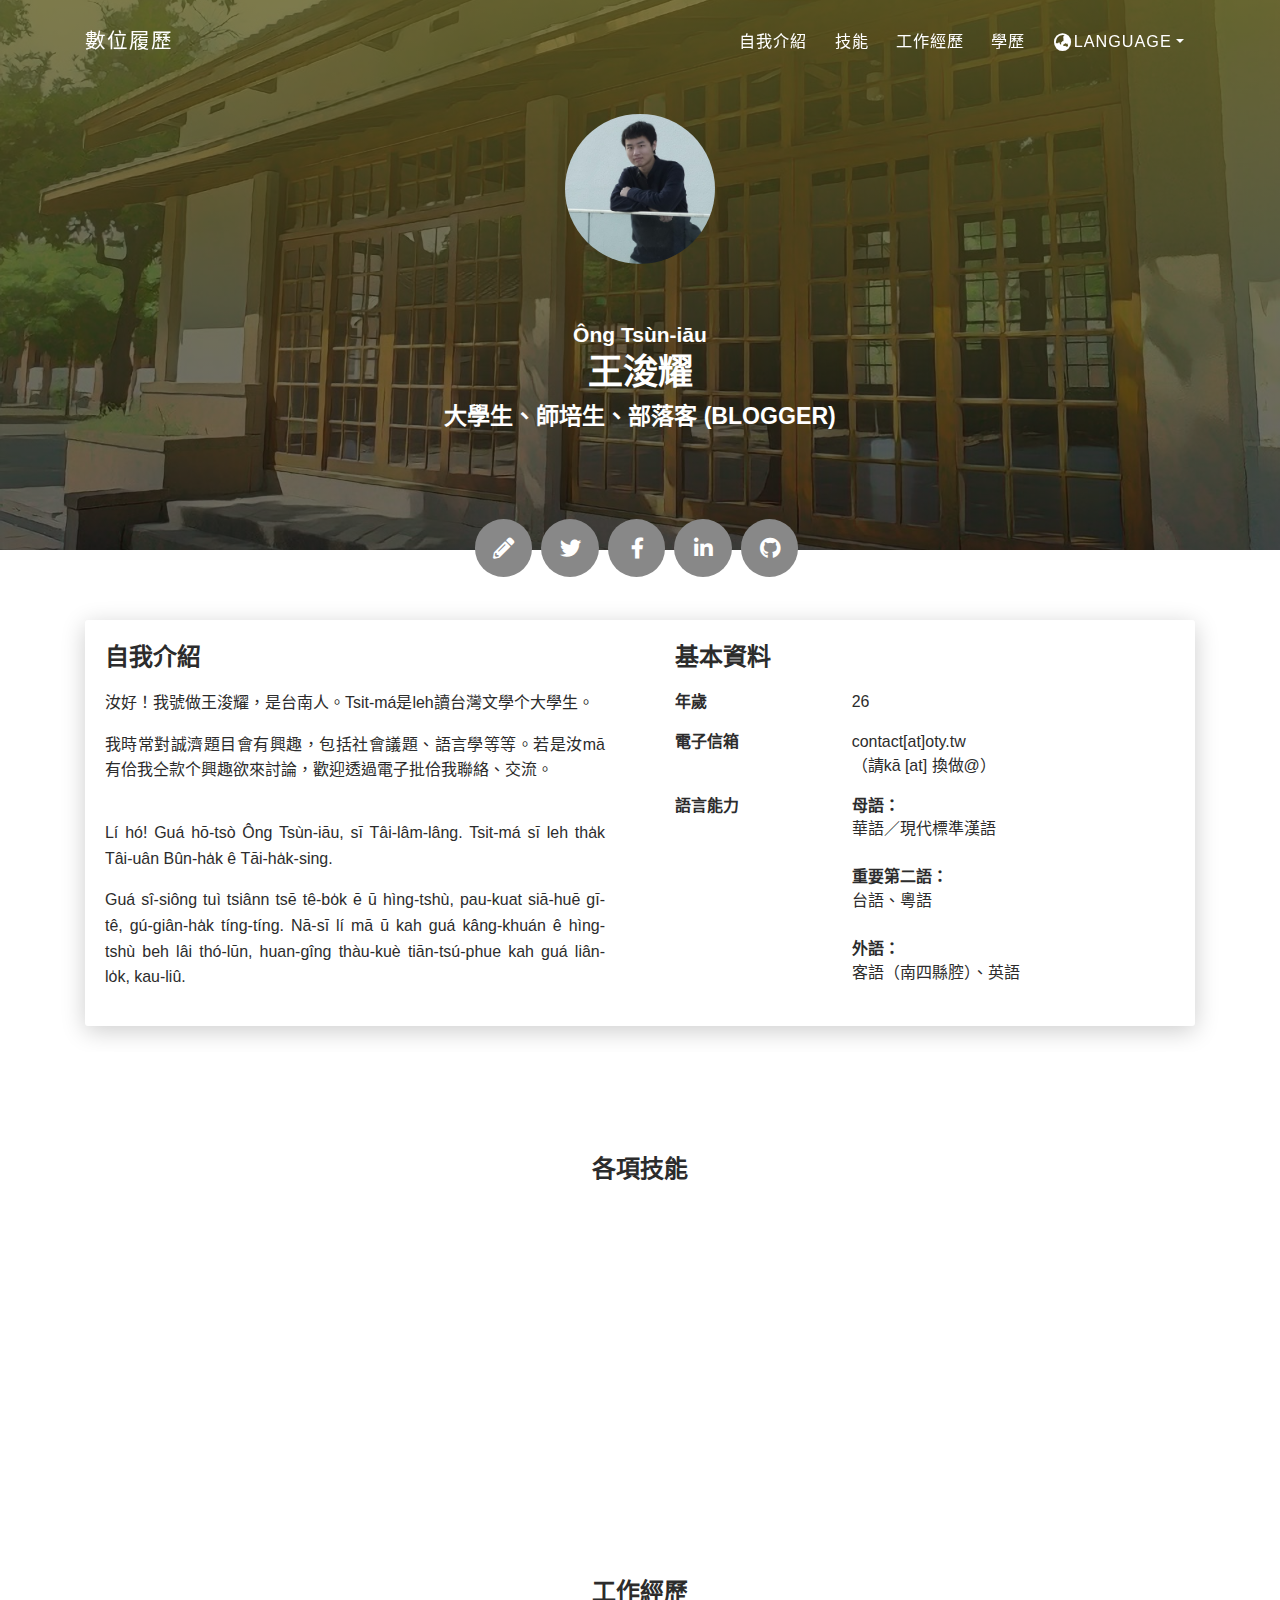
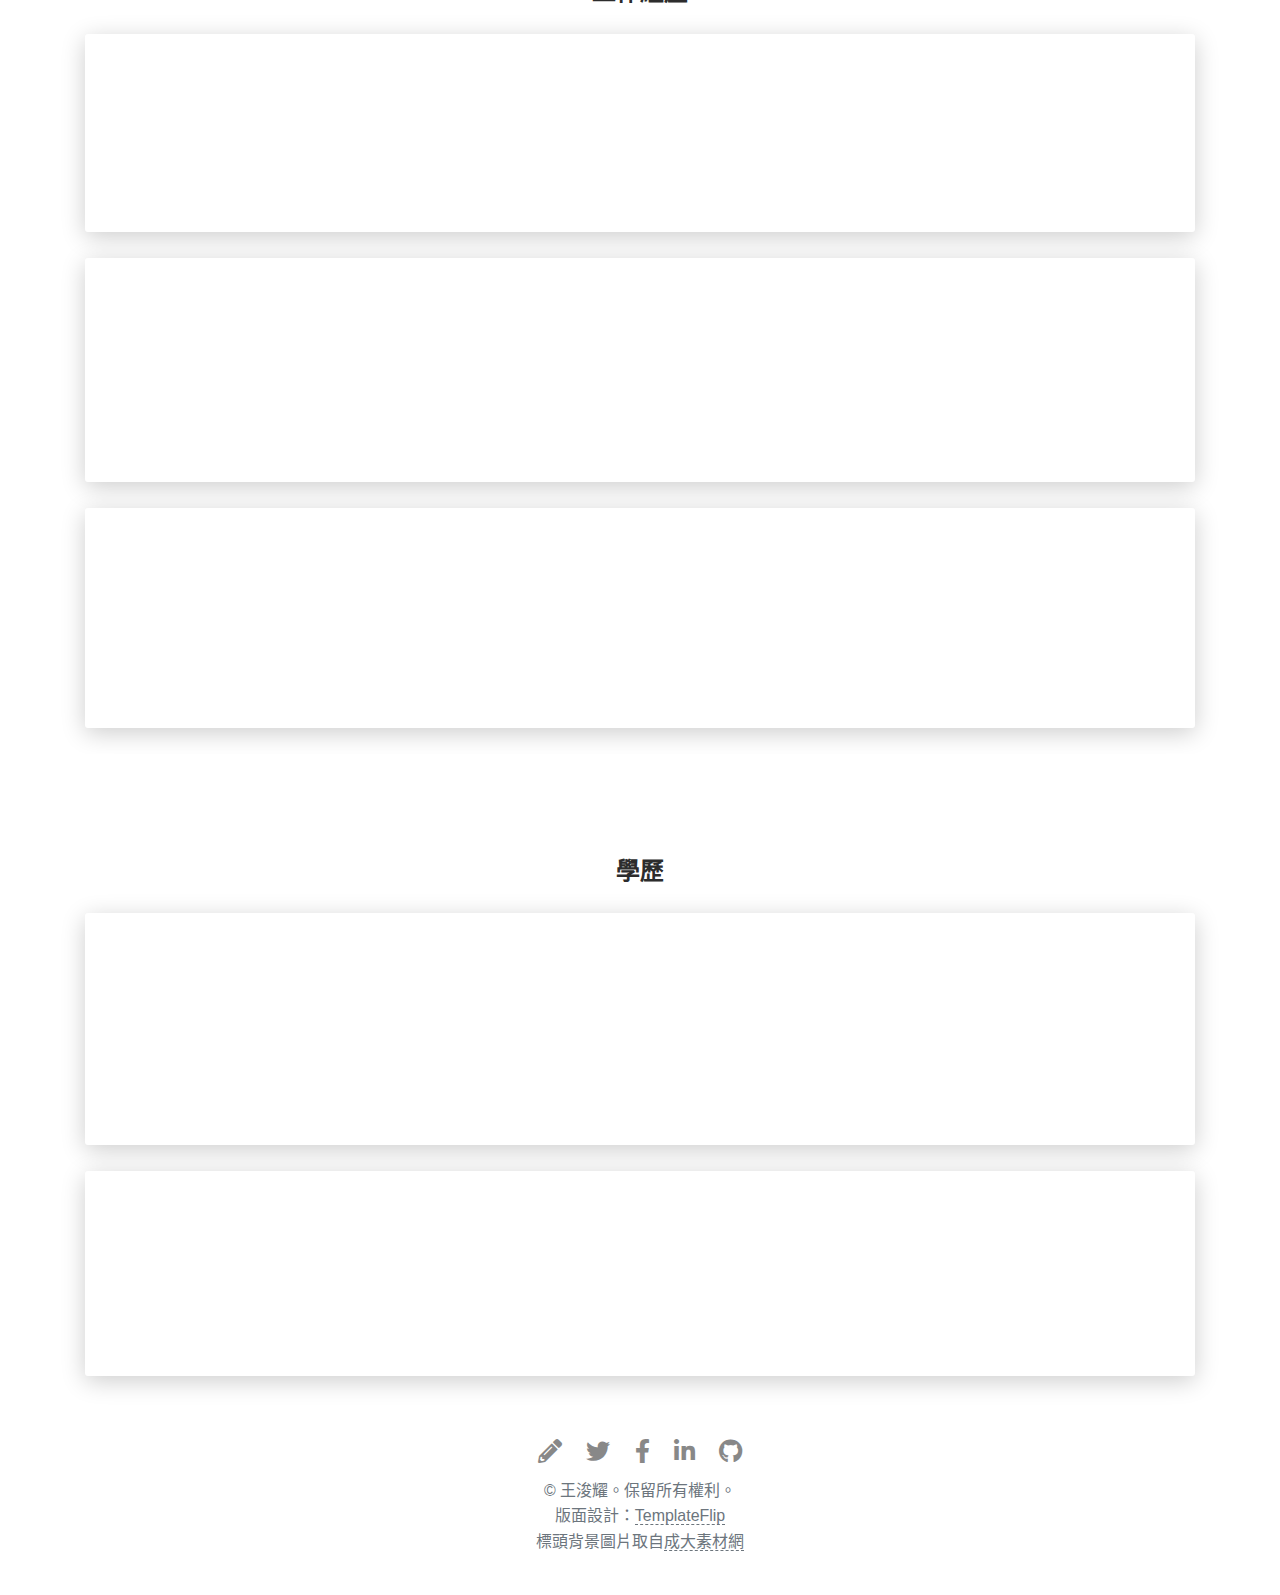
<file: index-twn.html>
<!DOCTYPE html>
<html lang="zh-TW">
  <head>
    <meta charset="UTF-8">
    <meta http-equiv="X-UA-Compatible" content="IE=edge">
    <meta name="viewport" content="width=device-width, initial-scale=1">
    <title>王浚耀　Ông Tsùn-iāu</title>
    <link href="https://tauhu.tw/tauhu-oo.css" rel="stylesheet">
    <link rel="stylesheet" href="https://use.fontawesome.com/releases/v5.15.3/css/all.css">
    <link href="css/aos.css?ver=1.1.0" rel="stylesheet">
    <link href="css/bootstrap.min.css?ver=1.1.0" rel="stylesheet">
    <link href="css/main-twn.css?ver=1.1.0" rel="stylesheet">
    <link rel="apple-touch-icon" sizes="180x180" href="./apple-touch-icon.png">
    <link rel="icon" type="image/png" sizes="32x32" href="./favicon-32x32.png">
    <link rel="icon" type="image/png" sizes="16x16" href="./favicon-16x16.png">
    <link rel="manifest" href="./site.webmanifest">
    <link rel="mask-icon" href="./safari-pinned-tab.svg" color="#5bbad5">
    <meta name="msapplication-TileColor" content="#da532c">
    <meta name="theme-color" content="#ffffff">
    <noscript>
      <style type="text/css">
        [data-aos] {
            opacity: 1 !important;
            transform: translate(0) scale(1) !important;
        }
      </style>
    </noscript>
  </head>
  <body id="top">
    <header>
      <div class="profile-page sidebar-collapse">
        <nav class="navbar navbar-expand-lg fixed-top navbar-transparent bg-primary" color-on-scroll="400">
          <div class="container">
            <div class="navbar-translate"><a class="navbar-brand" href="#" rel="tooltip">數位履歷</a>
              <button class="navbar-toggler navbar-toggler" type="button" data-toggle="collapse" data-target="#navigation" aria-controls="navigation" aria-expanded="false" aria-label="Toggle navigation"><span class="navbar-toggler-bar bar1"></span><span class="navbar-toggler-bar bar2"></span><span class="navbar-toggler-bar bar3"></span></button>
            </div>
            <div class="collapse navbar-collapse justify-content-end" id="navigation">
              <ul class="navbar-nav">
                <li class="nav-item"><a class="nav-link smooth-scroll" href="#about">自我介紹</a></li>
                <li class="nav-item"><a class="nav-link smooth-scroll" href="#skill">技能</a></li>                
                <li class="nav-item"><a class="nav-link smooth-scroll" href="#experience">工作經歷</a></li>
                <li class="nav-item"><a class="nav-link smooth-scroll" href="#education">學歷</a></li>
                <li class="nav-item dropdown">
                  <a class="nav-link dropdown-toggle" href="#" id="navbarDropdown" role="button" data-toggle="dropdown" aria-haspopup="true" aria-expanded="false"><i class="fa fa-globe-asia"></i>Language</a>
                  <div class="dropdown-menu" aria-labelledby="navbarDropdown">
                    <a class="dropdown-item" href="index-zh.html">中文</a>
                    <a class="dropdown-item active" href="index-twn.html">台文</a>
                    <a class="dropdown-item" href="index-can.html">粵文</a>
                    <a class="dropdown-item" href="index-hak.html">客文</a>
                    <a class="dropdown-item" href="index.html">English</a>
                  </div>
                </li>
              </ul>
            </div>
          </div>
        </nav>
      </div>
    </header>
    <div class="page-content">
      <div>
<div class="profile-page">
  <div class="wrapper">
    <div class="page-header page-header-small" filter-color="green">
      <div class="page-header-image" data-parallax="true" style="background-image: url('images/bg.jpg')"></div>
      <div class="container">
        <div class="content-center">
          <div class="cc-profile-image"><a href="#"><img src="images/avatar.jpg" alt="Image"/></a></div>
          <div class="h2 title"><span style="font-size: 0.6em;">Ông Tsùn-iāu</span><br>王浚耀</div>
          <p class="category text-white" style="font-size: 1.65em;">大學生、師培生、部落客 (Blogger)</p><!--<a class="btn btn-primary smooth-scroll mr-2" href="#" data-aos="zoom-in" data-aos-anchor="data-aos-anchor" style="font-size: medium;">佮我聯絡</a><a class="btn btn-primary" href="#" download data-aos="zoom-in" data-aos-anchor="data-aos-anchor" style="font-size: medium;">下載履歷表</a>-->
        </div>
      </div>
      <div class="section">
        <div class="container">
          <div class="button-container"><a class="btn btn-default btn-round btn-lg btn-icon" href="https://blog.oty.tw/" target="_blank" rel="tooltip" title="去我个部落格 (blog) 看覓"><i class="fa fa-pencil-alt"></i></a><a class="btn btn-default btn-round btn-lg btn-icon" href="https://twitter.com/otiwjy" target="_blank" rel="tooltip" title="追蹤我个Twitter"><i class="fab fa-twitter"></i></a><a class="btn btn-default btn-round btn-lg btn-icon" href="https://www.facebook.com/otiwjy/" target="_blank" rel="tooltip" title="追踨我个面冊 (Facebook)"><i class="fab fa-facebook-f"></i></a><a class="btn btn-default btn-round btn-lg btn-icon" href="https://www.linkedin.com/in/oti/" target="_blank" rel="tooltip" title="追踨我个LinkedIn"><i class="fab fa-linkedin-in"></i></a><a class="btn btn-default btn-round btn-lg btn-icon" href="https://github.com/ewjy" target="_blank" rel="tooltip" title="去我个GitHub看覓"><i class="fab fa-github"></i></a></div>
        </div>
      </div>
    </div>
  </div>
</div>
<div class="section" id="about">
  <div class="container">
    <div class="card" data-aos="fade-up" data-aos-offset="10">
      <div class="row">
        <div class="col-lg-6 col-md-12">
          <div class="card-body">
            <div class="h4 mt-0 title">自我介紹</div>
            <p style="text-align: justify;">汝好！我號做王浚耀，是台南人。Tsit-má是leh讀台灣文學个大學生。</p>
            <p style="text-align: justify;">我時常對誠濟題目會有興趣，包括社會議題、語言學等等。若是汝mā有佮我仝款个興趣欲來討論，歡迎透過電子批佮我聯絡、交流。</p>
            <br>
            <p style="text-align: justify;">Lí hó! Guá hō-tsò Ông Tsùn-iāu, sī Tâi-lâm-lâng. Tsit-má sī leh tha̍k Tâi-uân Bûn-ha̍k ê Tāi-ha̍k-sing.</p>
            <p style="text-align: justify;">Guá sî-siông tuì tsiânn tsē tê-bo̍k ē ū hìng-tshù, pau-kuat siā-huē gī-tê, gú-giân-ha̍k tíng-tíng. Nā-sī lí mā ū kah guá kâng-khuán ê hìng-tshù beh lâi thó-lūn, huan-gîng thàu-kuè tiān-tsú-phue kah guá liân-lo̍k, kau-liû.</p>
          </div>
        </div>
        <div class="col-lg-6 col-md-12">
          <div class="card-body">
            <div class="h4 mt-0 title">基本資料</div>
            <div class="row">
              <div class="col-sm-4" style="font-size: 1.14em;"><strong class="text-uppercase">年歲</strong></div>
              <div class="col-sm-8" style="font-size: 1.14em;"><script>var birthday=new Date("2000-05-03".replace(/-/g, "\/"));
                var d=new Date();
                var age = d.getFullYear()-birthday.getFullYear()-((d.getMonth()<birthday.getMonth()|| d.getMonth()==birthday.getMonth() && d.getDate()<birthday.getDate())?1:0);
                document.currentScript.insertAdjacentHTML('afterend', age);</script></div>
            </div>
            <div class="row mt-3">
              <div class="col-sm-4" style="font-size: 1.14em;"><strong class="text-uppercase">電子信箱</strong></div>
              <div class="col-sm-8" style="font-size: 1.14em;">contact[at]oty.tw<br>（請kā [at] 換做@）</div>
            </div>
            <div class="row mt-3">
              <div class="col-sm-4" style="font-size: 1.14em;"><strong class="text-uppercase">語言能力</strong></div>
              <div class="col-sm-8" style="font-size: 1.14em;"><b>母語：</b><br>華語／現代標準漢語<br><br><b>重要第二語：</b><br>台語、粵語<br><br><b>外語：</b><br>客語（南四縣腔）、英語</div>
            </div>
          </div>
        </div>
      </div>
    </div>
  </div>
</div>
<div class="section" id="skill">
  <div class="container">
    <div class="h4 text-center mb-4 title">各項技能</div>
    <div class="card" data-aos="fade-up" data-aos-anchor-placement="top-bottom">
      <div class="card-body">
        <div class="row">
          <div class="col-md-6">
            <div class="progress-container progress-primary"><span class="progress-badge">台語文</span>
              <div class="progress">
                <div class="progress-bar progress-bar-primary" data-aos="progress-full" data-aos-offset="10" data-aos-duration="2000" role="progressbar" aria-valuenow="60" aria-valuemin="0" aria-valuemax="100" style="width: 60%;"></div><span class="progress-value">60%</span>
              </div>
            </div>
          </div>
          <div class="col-md-6">
            <div class="progress-container progress-primary"><span class="progress-badge">英語文教學</span>
              <div class="progress">
                <div class="progress-bar progress-bar-primary" data-aos="progress-full" data-aos-offset="10" data-aos-duration="2000" role="progressbar" aria-valuenow="60" aria-valuemin="0" aria-valuemax="100" style="width: 55%;"></div><span class="progress-value">55%</span>
              </div>
            </div>
          </div>
        </div>
        <div class="row">
          <div class="col-md-6">
            <div class="progress-container progress-primary"><span class="progress-badge">Microsoft Excel</span>
              <div class="progress">
                <div class="progress-bar progress-bar-primary" data-aos="progress-full" data-aos-offset="10" data-aos-duration="2000" role="progressbar" aria-valuenow="60" aria-valuemin="0" aria-valuemax="100" style="width: 50%;"></div><span class="progress-value">50%</span>
              </div>
            </div>
          </div>
          <div class="col-md-6">
            <div class="progress-container progress-primary"><span class="progress-badge">HTML5</span>
              <div class="progress">
                <div class="progress-bar progress-bar-primary" data-aos="progress-full" data-aos-offset="10" data-aos-duration="2000" role="progressbar" aria-valuenow="60" aria-valuemin="0" aria-valuemax="100" style="width: 50%;"></div><span class="progress-value">50%</span>
              </div>
            </div>
          </div>
        </div>
        <div class="row">
          <div class="col-md-6">
            <div class="progress-container progress-primary"><span class="progress-badge">Python</span>
              <div class="progress">
                <div class="progress-bar progress-bar-primary" data-aos="progress-full" data-aos-offset="10" data-aos-duration="2000" role="progressbar" aria-valuenow="60" aria-valuemin="0" aria-valuemax="100" style="width: 30%;"></div><span class="progress-value">30%</span>
              </div>
            </div>
          </div>
          <div class="col-md-6">
            <div class="progress-container progress-primary"><span class="progress-badge"><del>貧惰</del></span>
              <div class="progress">
                <div class="progress-bar progress-bar-primary" data-aos="progress-full" data-aos-offset="10" data-aos-duration="2000" role="progressbar" aria-valuenow="60" aria-valuemin="0" aria-valuemax="100" style="width: 100%;"></div><span class="progress-value">100%</span>
              </div>
            </div>
          </div>
        </div>
      </div>
    </div>
  </div>
</div>
<div class="section" id="experience">
  <div class="container cc-experience">
    <div class="h4 text-center mb-4 title">工作經歷</div>
    <div class="card">
      <div class="row">
        <div class="col-md-3 bg-work-exp" data-aos="fade-right" data-aos-offset="50" data-aos-duration="500">
          <div class="card-body cc-experience-header">
            <p>2020年8月—2021年1月</p>
            <div class="h5">國立成功大學<br>外國語文學系</div>
          </div>
        </div>
        <div class="col-md-9" data-aos="fade-left" data-aos-offset="50" data-aos-duration="500">
          <div class="card-body">
            <div class="h5">教學助理</div>
            <p>工作內容：處理課程檔案、聯絡學生佮志工、維持課堂秩序</p>
            <p style="text-align: justify;">斯當時身為一个二年學生，有做通識課助教个機會，予我感覺真特別。雖罔過程當中有誠濟障礙佮挑戰，但是經過了一个學期，我感受著家己有學著較濟台語智識，文書處理能力mā有加強，是koh一个難忘个經驗。</p>
          </div>
        </div>
      </div>
    </div>
    <div class="card">
      <div class="row">
        <div class="col-md-3 bg-work-exp" data-aos="fade-right" data-aos-offset="50" data-aos-duration="500">
          <div class="card-body cc-experience-header">
            <p>2021年1月—2021年2月<br>2020年4月—2020年8月</p>
            <div class="h5">國立成功大學<br>外國語文學系</div>
          </div>
        </div>
        <div class="col-md-9" data-aos="fade-left" data-aos-offset="50" data-aos-duration="500">
          <div class="card-body">
            <div class="h5">兼任研究助理</div>
            <p>工作內容：文獻筆記註解、相關資料整理</p>
            <p style="text-align: justify;">佇一年下學期个時陣，拄仔好有讀著一門外文系个語言學相關課程。彼陣發現家己對語言學研究愈來愈有興趣，就接受教授邀請，參與伊个研究計畫。計劃期間沓沓仔了解著別个國家个語言復振過程，予我袂少啟發。雖然後來因為學業上較無閒，無法度繼續做這个工課，毋koh我相信家己佇未來會當進一步研究、探索。</p>
          </div>
        </div>
      </div>
    </div>
    <div class="card">
      <div class="row">
        <div class="col-md-3 bg-work-exp" data-aos="fade-right" data-aos-offset="50" data-aos-duration="500">
          <div class="card-body cc-experience-header">
            <p>2019年5月—2019年6月</p>
            <div class="h5">堅輝工程有限公司</div>
          </div>
        </div>
        <div class="col-md-9" data-aos="fade-left" data-aos-offset="50" data-aos-duration="500">
          <div class="card-body">
            <div class="h5">暑期實習生</div>
            <p>受訓項目：工程繪圖基礎訓練、電腦系統技術支援訓練</p>
            <p style="text-align: justify;">人生內底第一份實習工課。我本底是愛學CAD（電腦輔助設計）這類的物件，毋koh後來得著一个機會，通轉移去我較有興趣个技術支援部門。感謝我親切koh趣味个頭家佮同事kā我引tshuā，予我佇電腦應用技巧（譬如硬體安裝、系統最佳化）方面有進步。佇堅輝个彼段經歷有影難忘。</p>
          </div>
        </div>
      </div>
    </div>
  </div>
</div>
<div class="section" id=education>
  <div class="container cc-education">
    <div class="h4 text-center mb-4 title">學歷</div>
    <div class="card">
      <div class="row">
        <div class="col-md-3 bg-edu" data-aos="fade-right" data-aos-offset="50" data-aos-duration="500">
          <div class="card-body cc-education-header">
            <p>2019—今</p>
            <div class="h5">學士</div>
          </div>
        </div>
        <div class="col-md-9" data-aos="fade-left" data-aos-offset="50" data-aos-duration="500">
          <div class="card-body">
            <div class="h5">台灣文學系</div>
			<div class="h6">雙主修：外國語文學系<br>輔系：歷史學系</div>
            <p class="category">國立成功大學</p>
            <p style="text-align: justify;">佇最初个短短一个一年頂學期，熟似了足濟真好个仝班同學，mā感受著台文系个袂少課程攏真適合我。Tsit-má有leh修教育學程、雙主修佮輔系。作業、報告的確是誠濟，毋koh我mā足佮意這款刺激个人生。</p>
          </div>
        </div>
      </div>
    </div>
    <div class="card">
      <div class="row">
        <div class="col-md-3 bg-edu" data-aos="fade-right" data-aos-offset="50" data-aos-duration="500">
          <div class="card-body cc-education-header">
            <p>2013—2019</p>
            <div class="h5">中學</div>
          </div>
        </div>
        <div class="col-md-9" data-aos="fade-left" data-aos-offset="50" data-aos-duration="500">
          <div class="card-body">
            <div class="h5">電腦鑑證科技、「企業、會計與財務概論」、「資訊及通訊科技」</div>
            <p class="category">皇仁書院</p>
            <p style="text-align: justify;">佇香港完成中等教育階段，高中時期選修經濟（中五（高二）退修，轉修電腦鑑證科技）、「企業、會計與財務概論」佮「資訊及通訊科技」。雖然2019香港中學文憑考試（文憑試）成績無啥理想，毋koh我猶是真重視這幾年來和同學佮朋友度過个日子，mā感謝母校對我个栽培。</p>
          </div>
        </div>
      </div>
    </div>
  </div>
</div></div>
    </div>
    <footer class="footer">
      <div class="container text-center"><a class="cc-pencil btn btn-link" href="https://blog.oty.tw/" target="_blank"><i class="fa fa-pencil-alt fa-2x " aria-hidden="true"></i></a><a class="cc-twitter btn btn-link " href="https://twitter.com/otiwjy" target="_blank"><i class="fab fa-twitter fa-2x " aria-hidden="true"></i></a><a class="cc-facebook btn btn-link" href="https://www.facebook.com/otiwjy/" target="_blank"><i class="fab fa-facebook-f fa-2x" aria-hidden="true"></i></a><a class="cc-linkedin btn btn-link" href="https://www.linkedin.com/in/oti/" target="_blank"><i class="fab fa-linkedin-in fa-2x " aria-hidden="true"></i></a><a class="cc-github btn btn-link" href="https://github.com/ewjy" target="_blank"><i class="fab fa-github fa-2x " aria-hidden="true"></i></a></div>
      <div class="text-center text-muted">
        <p>&copy; 王浚耀。保留所有權利。<br>版面設計：<a class="credit" href="https://templateflip.com" target="_blank">TemplateFlip</a><br>標頭背景圖片取自<a class="credit" href="http://material.ncku.edu.tw/" target="_blank">成大素材網</a></p>
      </div>
    </footer>
    <script src="js/core/jquery-3.6.0.min.js?ver=1.1.0"></script>
    <script src="js/core/popper.min.js?ver=1.1.0"></script>
    <script src="js/core/bootstrap.min.js?ver=1.1.0"></script>
    <script src="js/now-ui-kit.js?ver=1.1.0"></script>
    <script src="js/aos.js?ver=1.1.0"></script>
    <script src="scripts/main.js?ver=1.1.0"></script>
  </body>
</html>
</file>
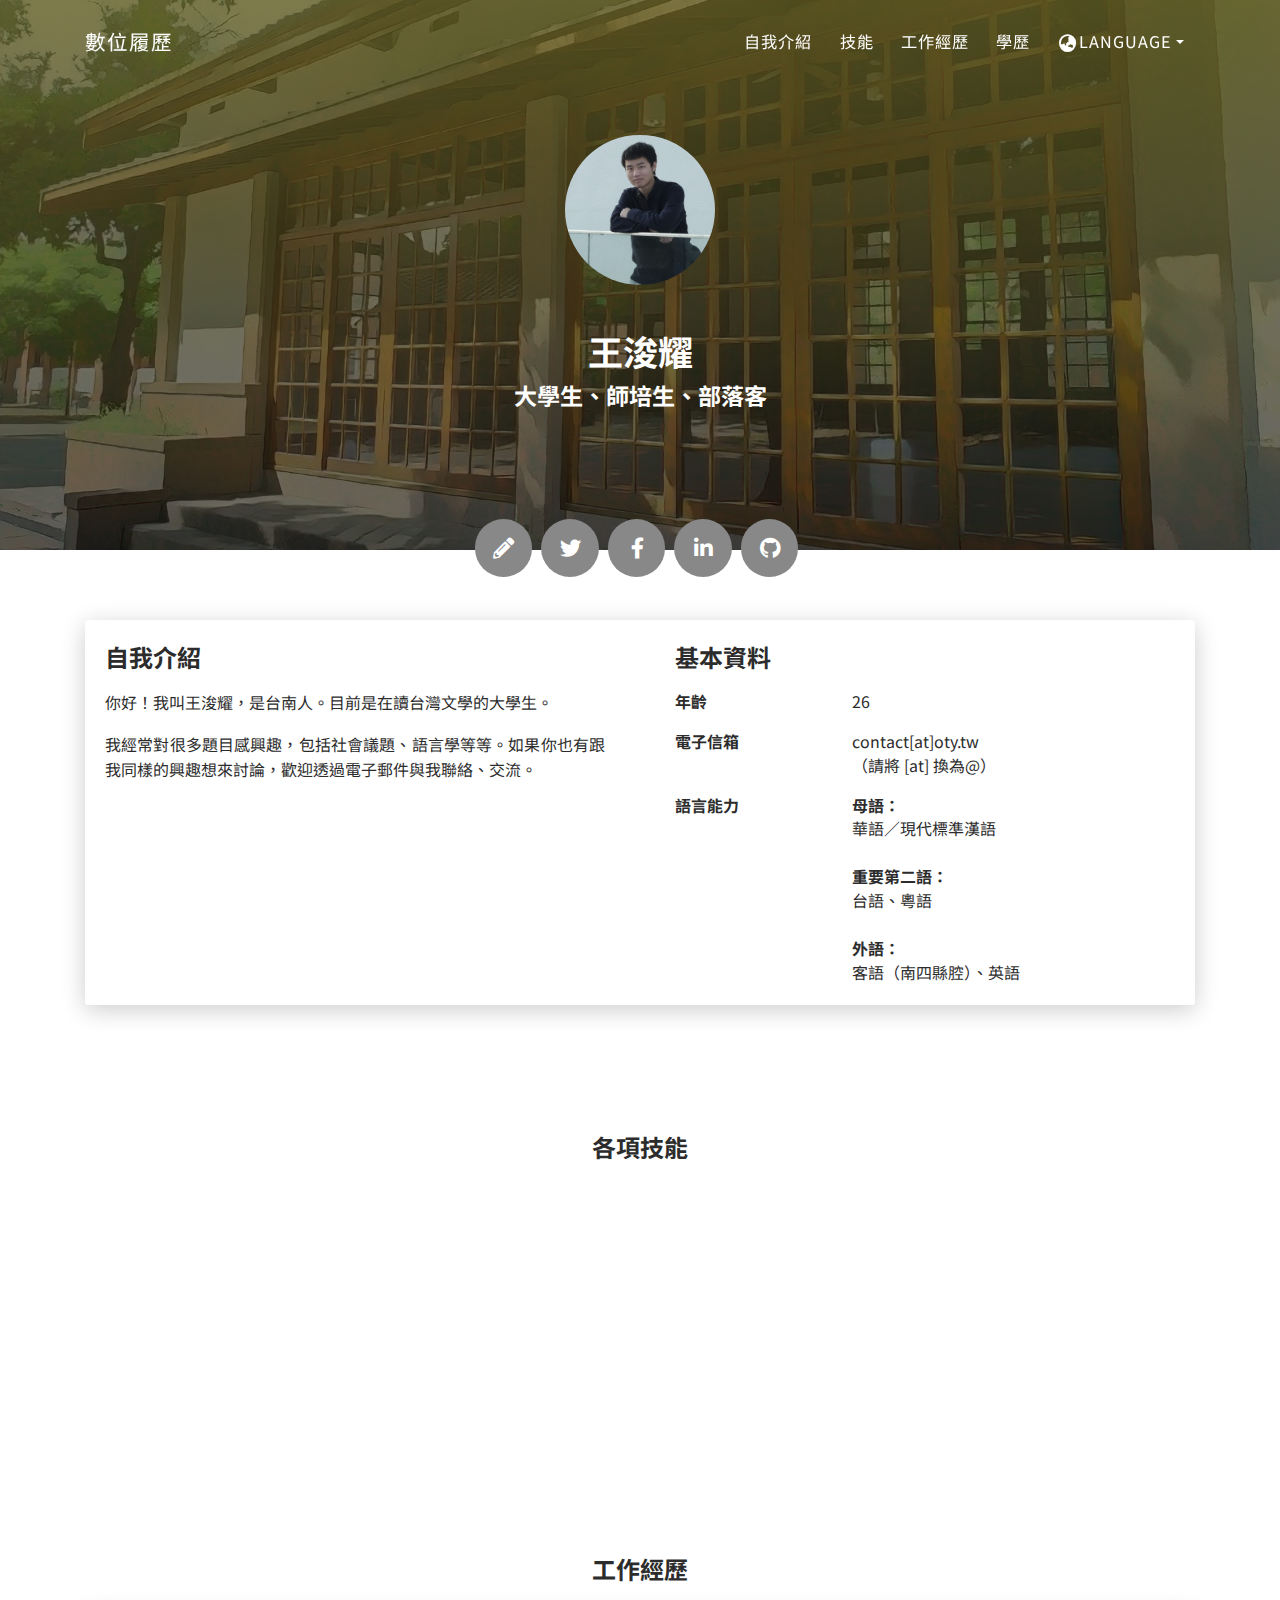
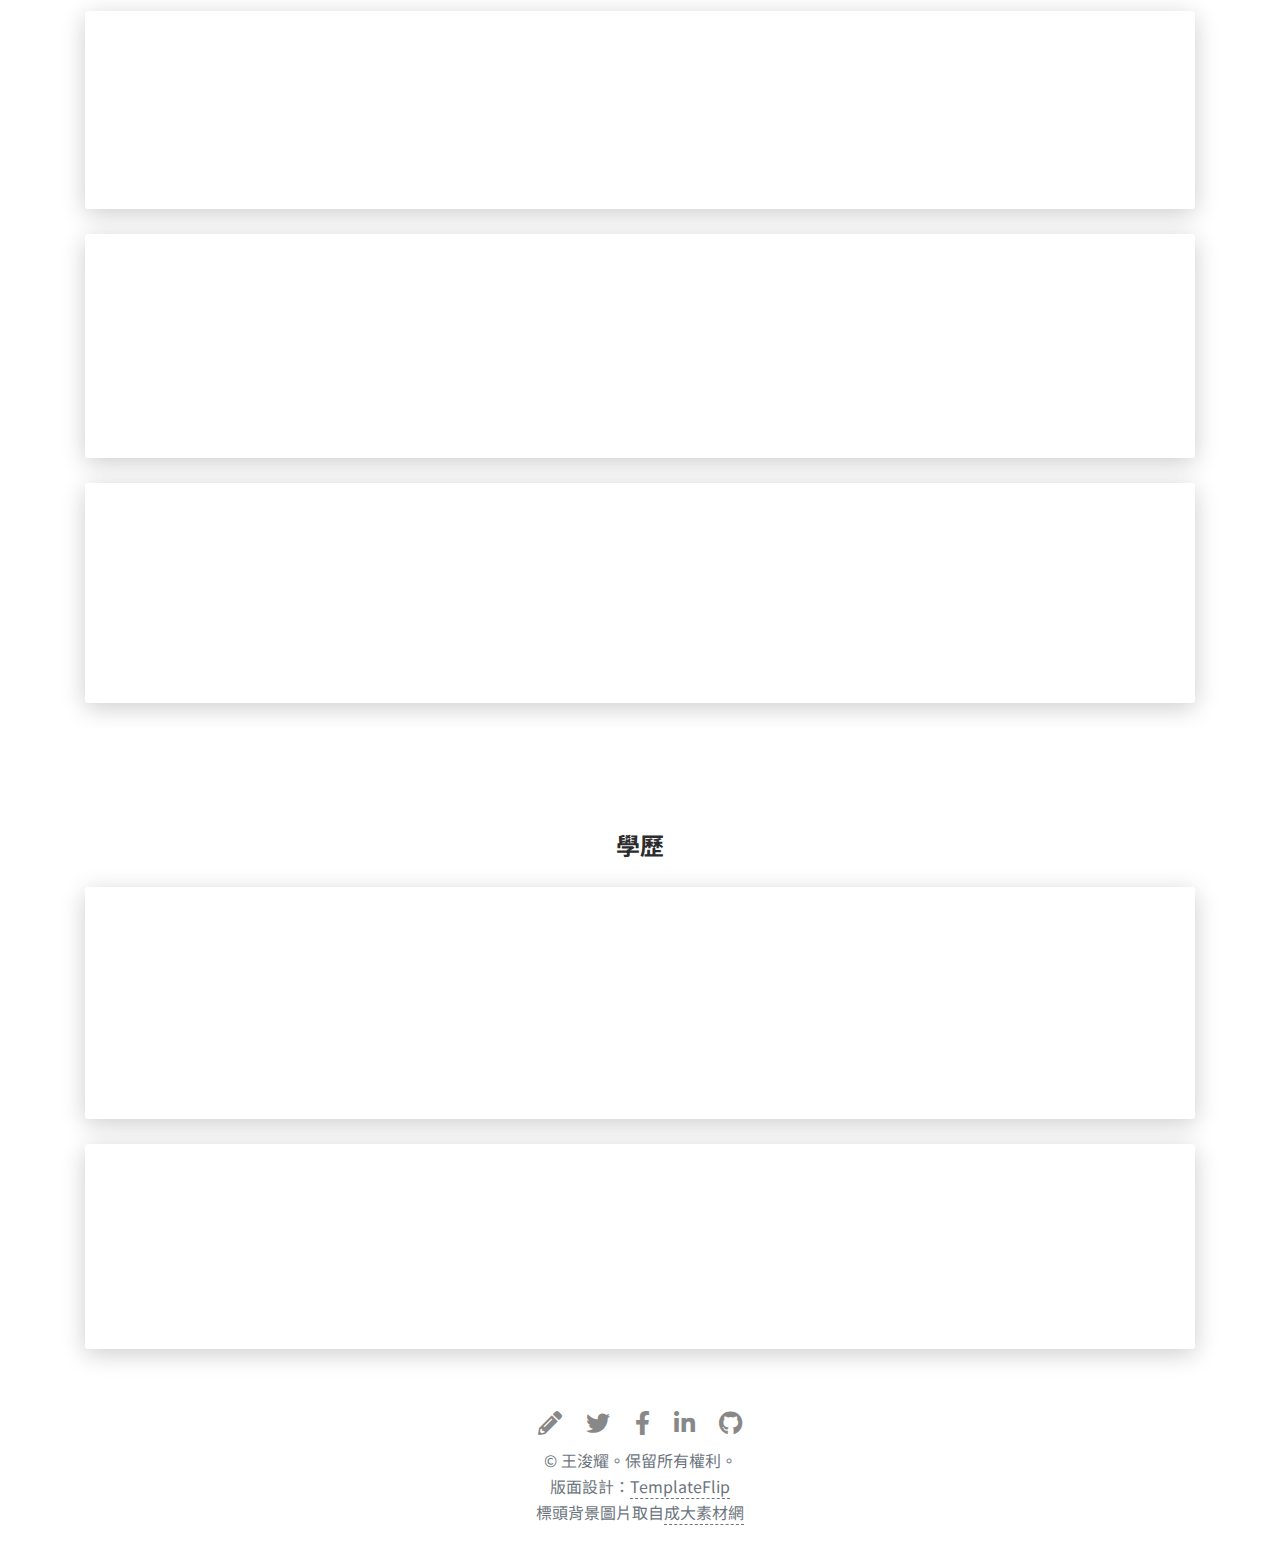
<file: index-zh.html>
<!DOCTYPE html>
<html lang="zh-TW">
  <head>
    <meta charset="UTF-8">
    <meta http-equiv="X-UA-Compatible" content="IE=edge">
    <meta name="viewport" content="width=device-width, initial-scale=1">
    <title>王浚耀</title>
    <link rel="preconnect" href="https://fonts.gstatic.com">
    <link href="https://fonts.googleapis.com/css2?family=Noto+Sans+TC:wght@100;300;400;500;700;900&display=swap" rel="stylesheet">
    <link rel="stylesheet" href="https://use.fontawesome.com/releases/v5.15.3/css/all.css">
    <link href="css/aos.css?ver=1.1.0" rel="stylesheet">
    <link href="css/bootstrap.min.css?ver=1.1.0" rel="stylesheet">
    <link href="css/main-zh.css?ver=1.1.0" rel="stylesheet">
    <link rel="apple-touch-icon" sizes="180x180" href="./apple-touch-icon.png">
    <link rel="icon" type="image/png" sizes="32x32" href="./favicon-32x32.png">
    <link rel="icon" type="image/png" sizes="16x16" href="./favicon-16x16.png">
    <link rel="manifest" href="./site.webmanifest">
    <link rel="mask-icon" href="./safari-pinned-tab.svg" color="#5bbad5">
    <meta name="msapplication-TileColor" content="#da532c">
    <meta name="theme-color" content="#ffffff">
    <noscript>
      <style type="text/css">
        [data-aos] {
            opacity: 1 !important;
            transform: translate(0) scale(1) !important;
        }
      </style>
    </noscript>
  </head>
  <body id="top">
    <header>
      <div class="profile-page sidebar-collapse">
        <nav class="navbar navbar-expand-lg fixed-top navbar-transparent bg-primary" color-on-scroll="400">
          <div class="container">
            <div class="navbar-translate"><a class="navbar-brand" href="#" rel="tooltip">數位履歷</a>
              <button class="navbar-toggler navbar-toggler" type="button" data-toggle="collapse" data-target="#navigation" aria-controls="navigation" aria-expanded="false" aria-label="Toggle navigation"><span class="navbar-toggler-bar bar1"></span><span class="navbar-toggler-bar bar2"></span><span class="navbar-toggler-bar bar3"></span></button>
            </div>
            <div class="collapse navbar-collapse justify-content-end" id="navigation">
              <ul class="navbar-nav">
                <li class="nav-item"><a class="nav-link smooth-scroll" href="#about">自我介紹</a></li>
                <li class="nav-item"><a class="nav-link smooth-scroll" href="#skill">技能</a></li>                
                <li class="nav-item"><a class="nav-link smooth-scroll" href="#experience">工作經歷</a></li>
                <li class="nav-item"><a class="nav-link smooth-scroll" href="#education">學歷</a></li>
                <li class="nav-item dropdown">
                  <a class="nav-link dropdown-toggle" href="#" id="navbarDropdown" role="button" data-toggle="dropdown" aria-haspopup="true" aria-expanded="false"><i class="fa fa-globe-asia"></i>Language</a>
                  <div class="dropdown-menu" aria-labelledby="navbarDropdown">
                    <a class="dropdown-item active" href="index-zh.html">中文</a>
                    <a class="dropdown-item" href="index-twn.html">台文</a>
                    <a class="dropdown-item" href="index-can.html">粵文</a>
                    <a class="dropdown-item" href="index-hak.html">客文</a>
                    <a class="dropdown-item" href="index.html">English</a>
                  </div>
                </li>
              </ul>
            </div>
          </div>
        </nav>
      </div>
    </header>
    <div class="page-content">
      <div>
<div class="profile-page">
  <div class="wrapper">
    <div class="page-header page-header-small" filter-color="green">
      <div class="page-header-image" data-parallax="true" style="background-image: url('images/bg.jpg')"></div>
      <div class="container">
        <div class="content-center">
          <div class="cc-profile-image"><a href="#"><img src="images/avatar.jpg" alt="Image"/></a></div>
          <div class="h2 title">王浚耀</div>
          <p class="category text-white" style="font-size: 1.65em;">大學生、師培生、部落客</p><!--<a class="btn btn-primary smooth-scroll mr-2" href="#" data-aos="zoom-in" data-aos-anchor="data-aos-anchor" style="font-size: medium;">與我聯絡</a><a class="btn btn-primary" href="#" download data-aos="zoom-in" data-aos-anchor="data-aos-anchor" style="font-size: medium;">下載履歷表</a>-->
        </div>
      </div>
      <div class="section">
        <div class="container">
          <div class="button-container"><a class="btn btn-default btn-round btn-lg btn-icon" href="https://blog.oty.tw/" target="_blank" rel="tooltip" title="去我的部落格看看"><i class="fa fa-pencil-alt"></i></a><a class="btn btn-default btn-round btn-lg btn-icon" href="https://twitter.com/otiwjy" target="_blank" rel="tooltip" title="追蹤我的推特 (Twitter)"><i class="fab fa-twitter"></i></a><a class="btn btn-default btn-round btn-lg btn-icon" href="https://www.facebook.com/otiwjy/" target="_blank" rel="tooltip" title="追踨我的臉書 (Facebook)"><i class="fab fa-facebook-f"></i></a><a class="btn btn-default btn-round btn-lg btn-icon" href="https://www.linkedin.com/in/oti/" target="_blank" rel="tooltip" title="追踨我的LinkedIn"><i class="fab fa-linkedin-in"></i></a><a class="btn btn-default btn-round btn-lg btn-icon" href="https://github.com/ewjy" target="_blank" rel="tooltip" title="去我的GitHub看看"><i class="fab fa-github"></i></a></div>
        </div>
      </div>
    </div>
  </div>
</div>
<div class="section" id="about">
  <div class="container">
    <div class="card" data-aos="fade-up" data-aos-offset="10">
      <div class="row">
        <div class="col-lg-6 col-md-12">
          <div class="card-body">
            <div class="h4 mt-0 title">自我介紹</div>
            <p style="text-align: justify;">你好！我叫王浚耀，是台南人。目前是在讀台灣文學的大學生。</p>
            <p style="text-align: justify;">我經常對很多題目感興趣，包括社會議題、語言學等等。如果你也有跟我同樣的興趣想來討論，歡迎透過電子郵件與我聯絡、交流。</p>
          </div>
        </div>
        <div class="col-lg-6 col-md-12">
          <div class="card-body">
            <div class="h4 mt-0 title">基本資料</div>
            <div class="row">
              <div class="col-sm-4" style="font-size: 1.14em;"><strong class="text-uppercase">年齡</strong></div>
              <div class="col-sm-8" style="font-size: 1.14em;"><script>var birthday=new Date("2000-05-03".replace(/-/g, "\/"));
                var d=new Date();
                var age = d.getFullYear()-birthday.getFullYear()-((d.getMonth()<birthday.getMonth()|| d.getMonth()==birthday.getMonth() && d.getDate()<birthday.getDate())?1:0);
                document.currentScript.insertAdjacentHTML('afterend', age);</script></div>
            </div>
            <div class="row mt-3">
              <div class="col-sm-4" style="font-size: 1.14em;"><strong class="text-uppercase">電子信箱</strong></div>
              <div class="col-sm-8" style="font-size: 1.14em;">contact[at]oty.tw<br>（請將 [at] 換為@）</div>
            </div>
            <div class="row mt-3">
              <div class="col-sm-4" style="font-size: 1.14em;"><strong class="text-uppercase">語言能力</strong></div>
              <div class="col-sm-8" style="font-size: 1.14em;"><b>母語：</b><br>華語／現代標準漢語<br><br><b>重要第二語：</b><br>台語、粵語<br><br><b>外語：</b><br>客語（南四縣腔）、英語</div>
            </div>
          </div>
        </div>
      </div>
    </div>
  </div>
</div>
<div class="section" id="skill">
  <div class="container">
    <div class="h4 text-center mb-4 title">各項技能</div>
    <div class="card" data-aos="fade-up" data-aos-anchor-placement="top-bottom">
      <div class="card-body">
        <div class="row">
          <div class="col-md-6">
            <div class="progress-container progress-primary"><span class="progress-badge">台語文</span>
              <div class="progress">
                <div class="progress-bar progress-bar-primary" data-aos="progress-full" data-aos-offset="10" data-aos-duration="2000" role="progressbar" aria-valuenow="60" aria-valuemin="0" aria-valuemax="100" style="width: 60%;"></div><span class="progress-value">60%</span>
              </div>
            </div>
          </div>
          <div class="col-md-6">
            <div class="progress-container progress-primary"><span class="progress-badge">英語文教學</span>
              <div class="progress">
                <div class="progress-bar progress-bar-primary" data-aos="progress-full" data-aos-offset="10" data-aos-duration="2000" role="progressbar" aria-valuenow="60" aria-valuemin="0" aria-valuemax="100" style="width: 55%;"></div><span class="progress-value">55%</span>
              </div>
            </div>
          </div>
        </div>
        <div class="row">
          <div class="col-md-6">
            <div class="progress-container progress-primary"><span class="progress-badge">Microsoft Excel</span>
              <div class="progress">
                <div class="progress-bar progress-bar-primary" data-aos="progress-full" data-aos-offset="10" data-aos-duration="2000" role="progressbar" aria-valuenow="60" aria-valuemin="0" aria-valuemax="100" style="width: 50%;"></div><span class="progress-value">50%</span>
              </div>
            </div>
          </div>
          <div class="col-md-6">
            <div class="progress-container progress-primary"><span class="progress-badge">HTML5</span>
              <div class="progress">
                <div class="progress-bar progress-bar-primary" data-aos="progress-full" data-aos-offset="10" data-aos-duration="2000" role="progressbar" aria-valuenow="60" aria-valuemin="0" aria-valuemax="100" style="width: 50%;"></div><span class="progress-value">50%</span>
              </div>
            </div>
          </div>
        </div>
        <div class="row">
          <div class="col-md-6">
            <div class="progress-container progress-primary"><span class="progress-badge">Python</span>
              <div class="progress">
                <div class="progress-bar progress-bar-primary" data-aos="progress-full" data-aos-offset="10" data-aos-duration="2000" role="progressbar" aria-valuenow="60" aria-valuemin="0" aria-valuemax="100" style="width: 30%;"></div><span class="progress-value">30%</span>
              </div>
            </div>
          </div>
          <div class="col-md-6">
            <div class="progress-container progress-primary"><span class="progress-badge"><del>偷懶</del></span>
              <div class="progress">
                <div class="progress-bar progress-bar-primary" data-aos="progress-full" data-aos-offset="10" data-aos-duration="2000" role="progressbar" aria-valuenow="60" aria-valuemin="0" aria-valuemax="100" style="width: 100%;"></div><span class="progress-value">100%</span>
              </div>
            </div>
          </div>
        </div>
      </div>
    </div>
  </div>
</div>
<div class="section" id="experience">
  <div class="container cc-experience">
    <div class="h4 text-center mb-4 title">工作經歷</div>
    <div class="card">
      <div class="row">
        <div class="col-md-3 bg-work-exp" data-aos="fade-right" data-aos-offset="50" data-aos-duration="500">
          <div class="card-body cc-experience-header">
            <p>2020年8月—2021年1月</p>
            <div class="h5">國立成功大學<br>外國語文學系</div>
          </div>
        </div>
        <div class="col-md-9" data-aos="fade-left" data-aos-offset="50" data-aos-duration="500">
          <div class="card-body">
            <div class="h5">教學助理</div>
            <p>工作內容：處理課程檔案、聯絡學生及志工、維持課堂秩序</p>
            <p style="text-align: justify;">當時身為一個大二學生，有做通識課助教的機會，使我感覺頗特別。雖說過程當中有很多障礙和挑戰，但是經過了一學期，我感受到自己有學到較多台語知識，文書處理能力也加強了，是又一個難忘的經驗。</p>
          </div>
        </div>
      </div>
    </div>
    <div class="card">
      <div class="row">
        <div class="col-md-3 bg-work-exp" data-aos="fade-right" data-aos-offset="50" data-aos-duration="500">
          <div class="card-body cc-experience-header">
            <p>2021年1月—2021年2月<br>2020年4月—2020年8月</p>
            <div class="h5">國立成功大學<br>外國語文學系</div>
          </div>
        </div>
        <div class="col-md-9" data-aos="fade-left" data-aos-offset="50" data-aos-duration="500">
          <div class="card-body">
            <div class="h5">兼任研究助理</div>
            <p>工作內容：文獻筆記註解、相關資料整理</p>
            <p style="text-align: justify;">在大一下學期的時候，剛好有修到一門外文系的語言學相關課程。那時發現自己對語言學研究越來越有興趣，於是接受教授邀請，參與她的研究計畫。計劃期間慢慢地了解到別的國家的語言復振過程，給我不少啟發。雖然後來因為學業上較忙，無法繼續做這份工作，不過我相信自己在未來能夠進一步研究、探索。</p>
          </div>
        </div>
      </div>
    </div>
    <div class="card">
      <div class="row">
        <div class="col-md-3 bg-work-exp" data-aos="fade-right" data-aos-offset="50" data-aos-duration="500">
          <div class="card-body cc-experience-header">
            <p>2019年5月—2019年6月</p>
            <div class="h5">堅輝工程有限公司</div>
          </div>
        </div>
        <div class="col-md-9" data-aos="fade-left" data-aos-offset="50" data-aos-duration="500">
          <div class="card-body">
            <div class="h5">暑期實習生</div>
            <p>受訓項目：工程繪圖基礎訓練、電腦系統技術支援訓練</p>
            <p style="text-align: justify;">人生中第一份實習工作。我本來是要學CAD（電腦輔助設計）這類的東西，不過後來得到一個機會，能轉移去我較有興趣的技術支援部門。感謝我親切又有趣的老闆和同事給我指導，使我在電腦應用技巧（譬如硬體安裝、系統最佳化）方面有進步。在堅輝的那段經歷確實難忘。</p>
          </div>
        </div>
      </div>
    </div>
  </div>
</div>
<div class="section" id=education>
  <div class="container cc-education">
    <div class="h4 text-center mb-4 title">學歷</div>
    <div class="card">
      <div class="row">
        <div class="col-md-3 bg-edu" data-aos="fade-right" data-aos-offset="50" data-aos-duration="500">
          <div class="card-body cc-education-header">
            <p>2019—現在</p>
            <div class="h5">學士</div>
          </div>
        </div>
        <div class="col-md-9" data-aos="fade-left" data-aos-offset="50" data-aos-duration="500">
          <div class="card-body">
            <div class="h5">台灣文學系</div>
			<div class="h6">雙主修：外國語文學系<br>輔系：歷史學系</div>
            <p class="category">國立成功大學</p>
            <p style="text-align: justify;">在最初的短短一個大一上學期，認識了很多很好的同班同學，也感受到台文系的不少課程都滿適合我。現在有在修教育學程、雙主修及輔系。作業、報告的確是很多，不過我也很喜歡這種刺激的人生。</p>
          </div>
        </div>
      </div>
    </div>
    <div class="card">
      <div class="row">
        <div class="col-md-3 bg-edu" data-aos="fade-right" data-aos-offset="50" data-aos-duration="500">
          <div class="card-body cc-education-header">
            <p>2013—2019</p>
            <div class="h5">中學</div>
          </div>
        </div>
        <div class="col-md-9" data-aos="fade-left" data-aos-offset="50" data-aos-duration="500">
          <div class="card-body">
            <div class="h5">電腦鑑證科技、「企業、會計與財務概論」、「資訊及通訊科技」</div>
            <p class="category">皇仁書院</p>
            <p style="text-align: justify;">在香港完成中等教育階段，高中時期選修經濟（中五（高二）退修，轉修電腦鑑證科技）、「企業、會計與財務概論」和「資訊及通訊科技」。雖然2019香港中學文憑考試（文憑試）成績不大理想，不過我仍然很重視這幾年來和同學、朋友度過的日子，也感謝母校對我的栽培。</p>
          </div>
        </div>
      </div>
    </div>
  </div>
</div></div>
    </div>
    <footer class="footer">
      <div class="container text-center"><a class="cc-pencil btn btn-link" href="https://blog.oty.tw/" target="_blank"><i class="fa fa-pencil-alt fa-2x " aria-hidden="true"></i></a><a class="cc-twitter btn btn-link " href="https://twitter.com/otiwjy" target="_blank"><i class="fab fa-twitter fa-2x " aria-hidden="true"></i></a><a class="cc-facebook btn btn-link" href="https://www.facebook.com/otiwjy/" target="_blank"><i class="fab fa-facebook-f fa-2x" aria-hidden="true"></i></a><a class="cc-linkedin btn btn-link" href="https://www.linkedin.com/in/oti/" target="_blank"><i class="fab fa-linkedin-in fa-2x " aria-hidden="true"></i></a><a class="cc-github btn btn-link" href="https://github.com/ewjy" target="_blank"><i class="fab fa-github fa-2x " aria-hidden="true"></i></a></div>
      <div class="text-center text-muted">
        <p>&copy; 王浚耀。保留所有權利。<br>版面設計：<a class="credit" href="https://templateflip.com" target="_blank">TemplateFlip</a><br>標頭背景圖片取自<a class="credit" href="http://material.ncku.edu.tw/" target="_blank">成大素材網</a></p>
      </div>
    </footer>
    <script src="js/core/jquery-3.6.0.min.js?ver=1.1.0"></script>
    <script src="js/core/popper.min.js?ver=1.1.0"></script>
    <script src="js/core/bootstrap.min.js?ver=1.1.0"></script>
    <script src="js/now-ui-kit.js?ver=1.1.0"></script>
    <script src="js/aos.js?ver=1.1.0"></script>
    <script src="scripts/main.js?ver=1.1.0"></script>
  </body>
</html>
</file>
